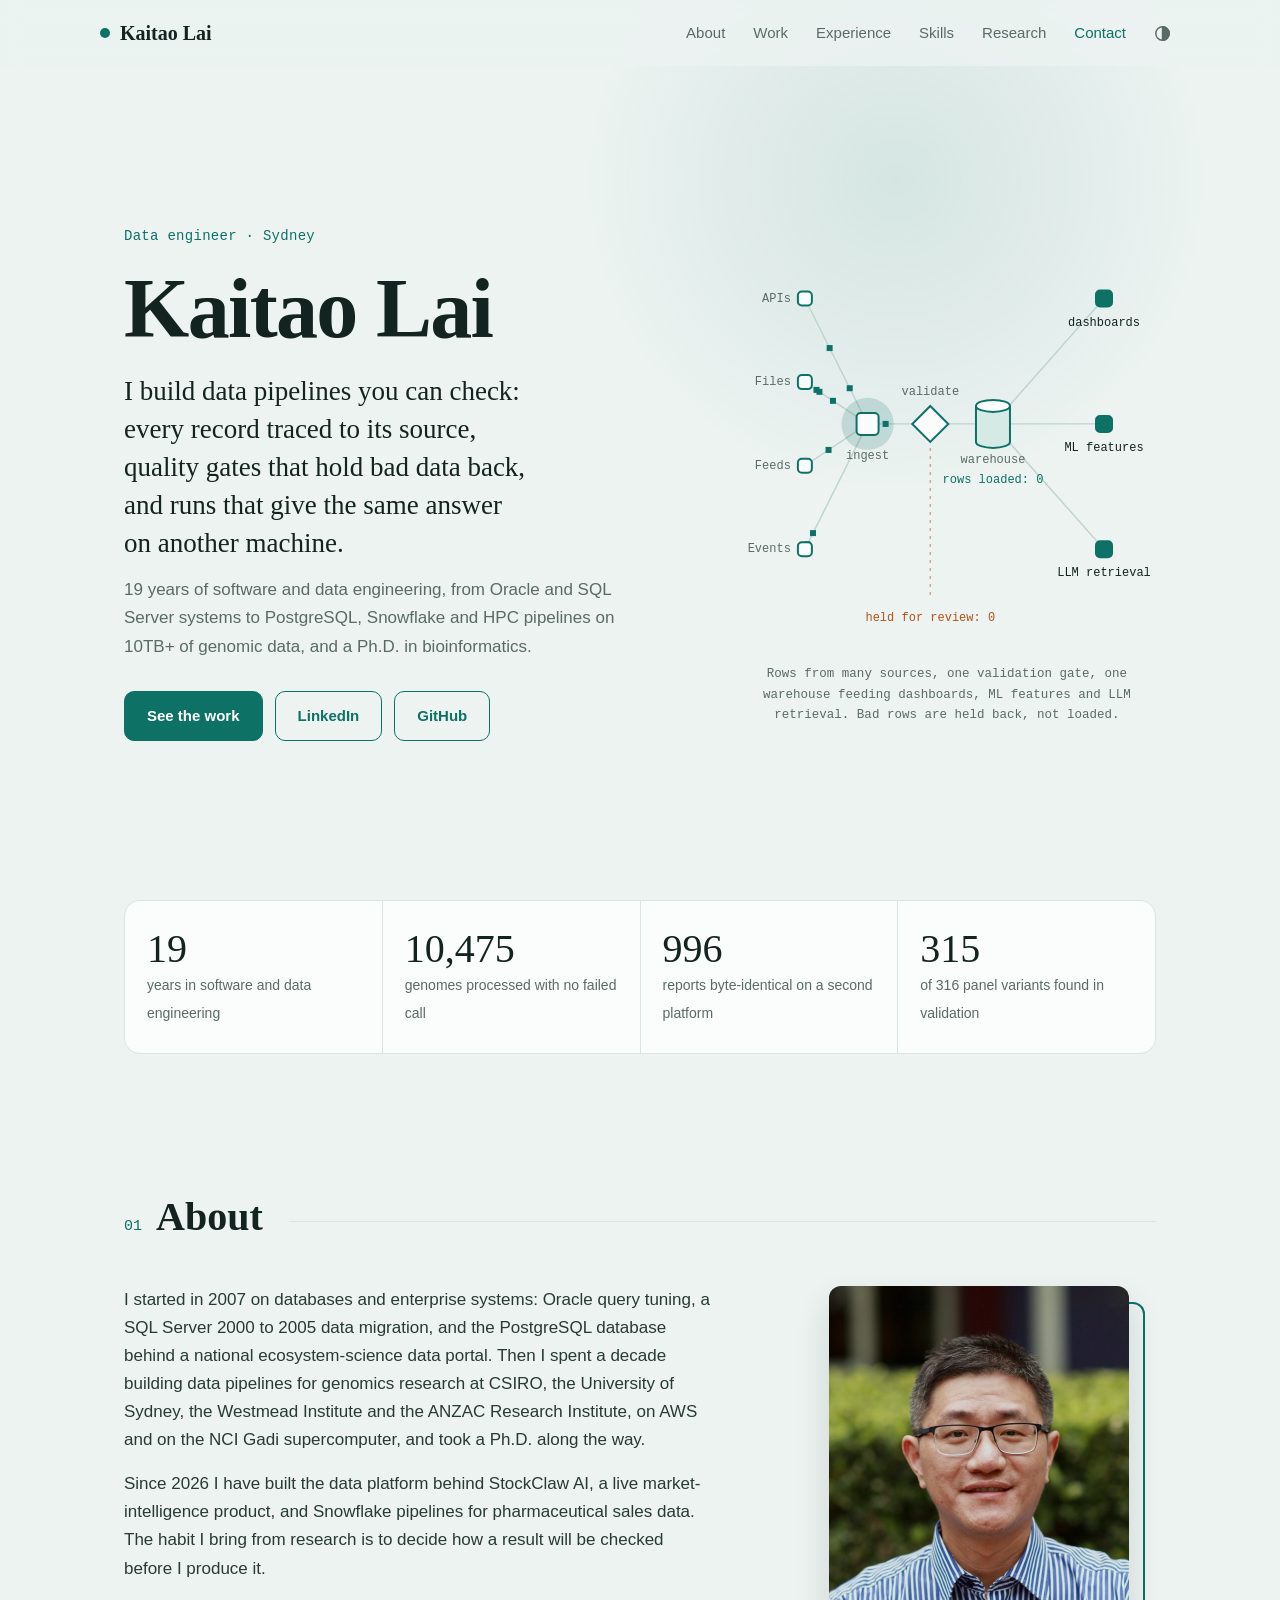
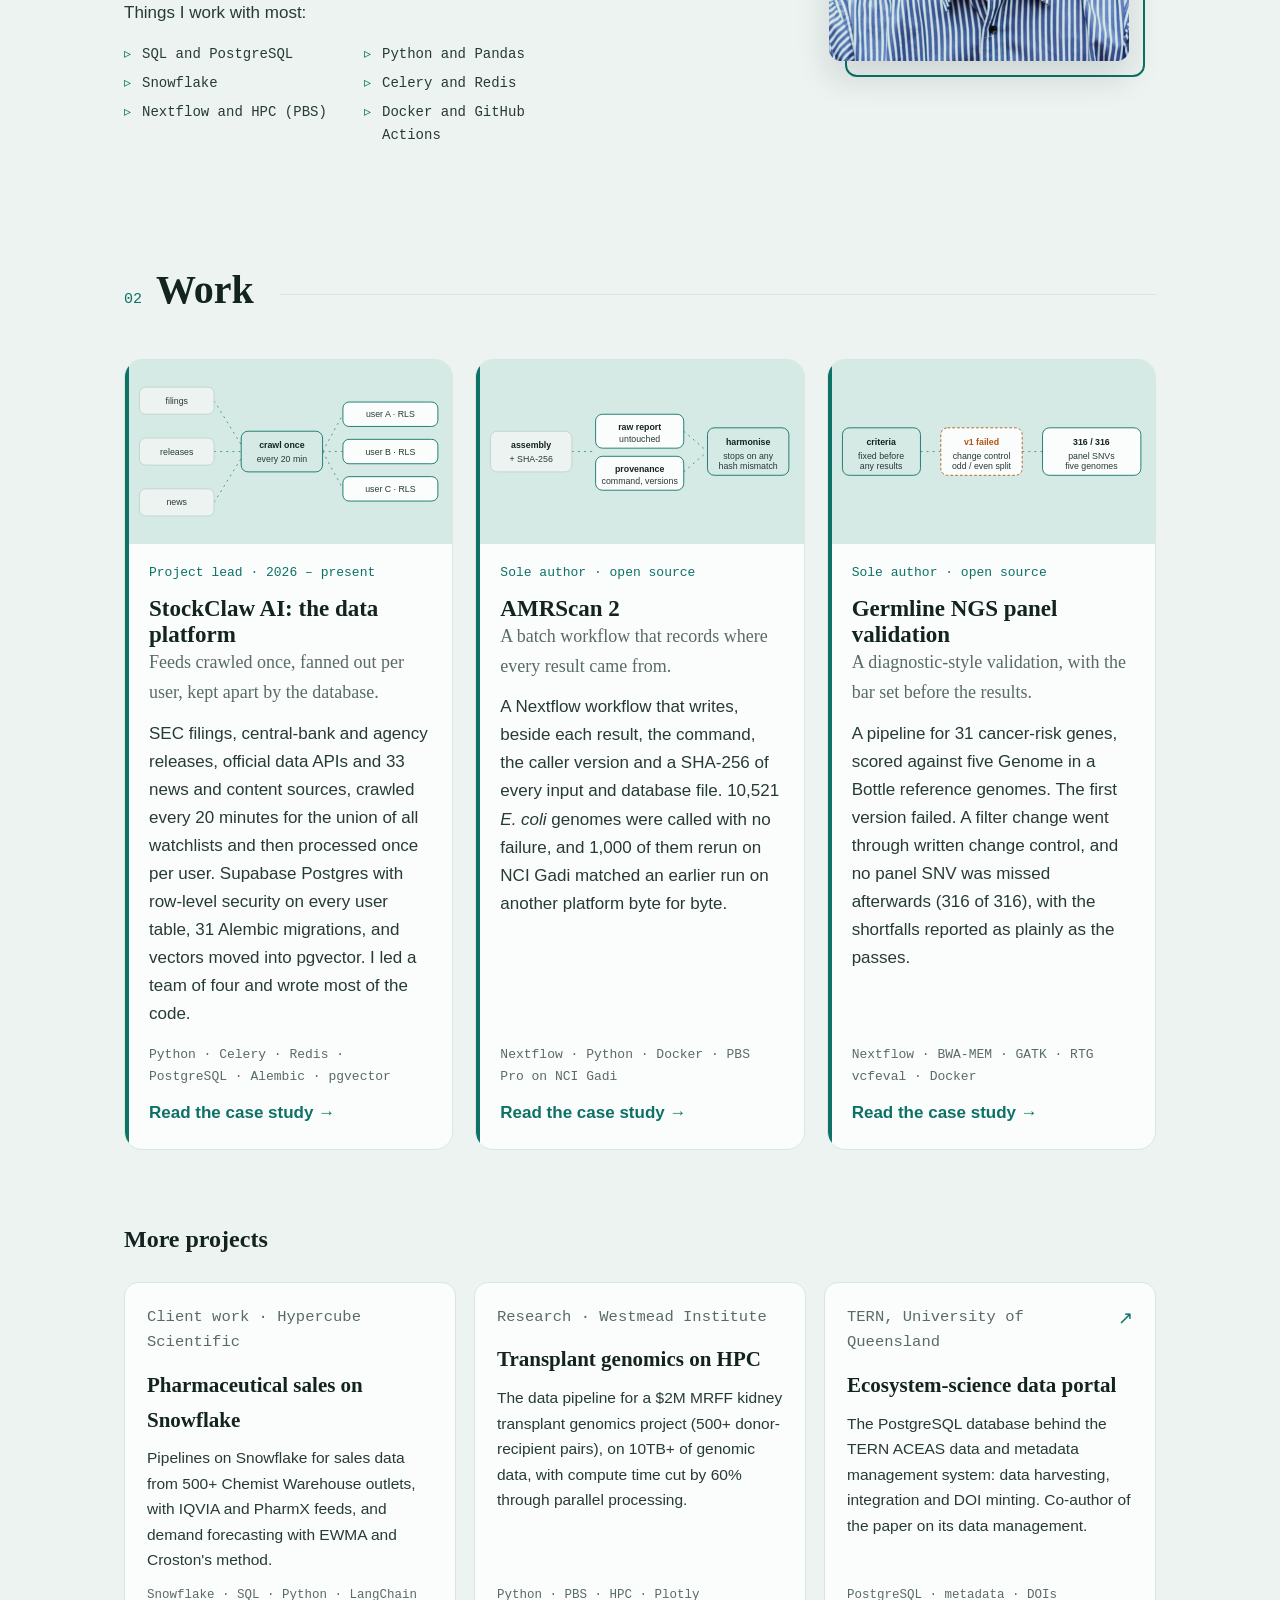
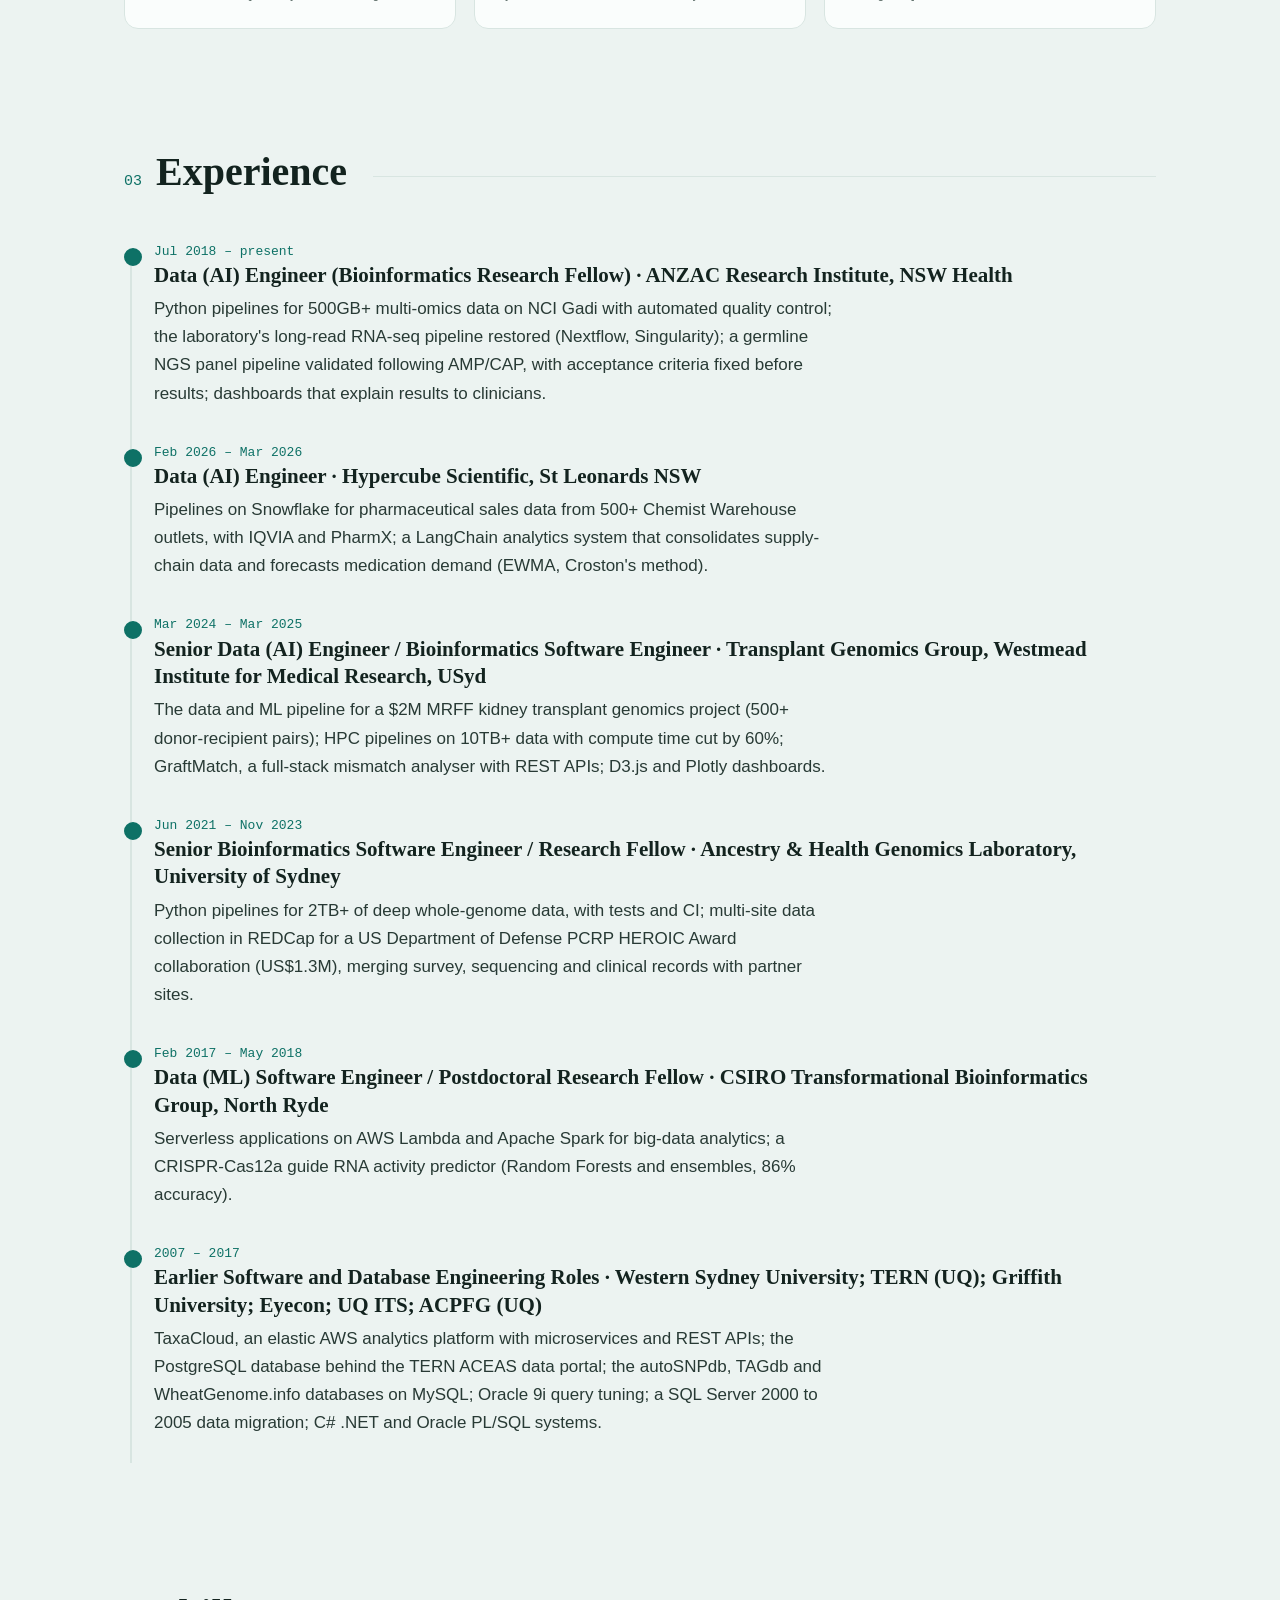
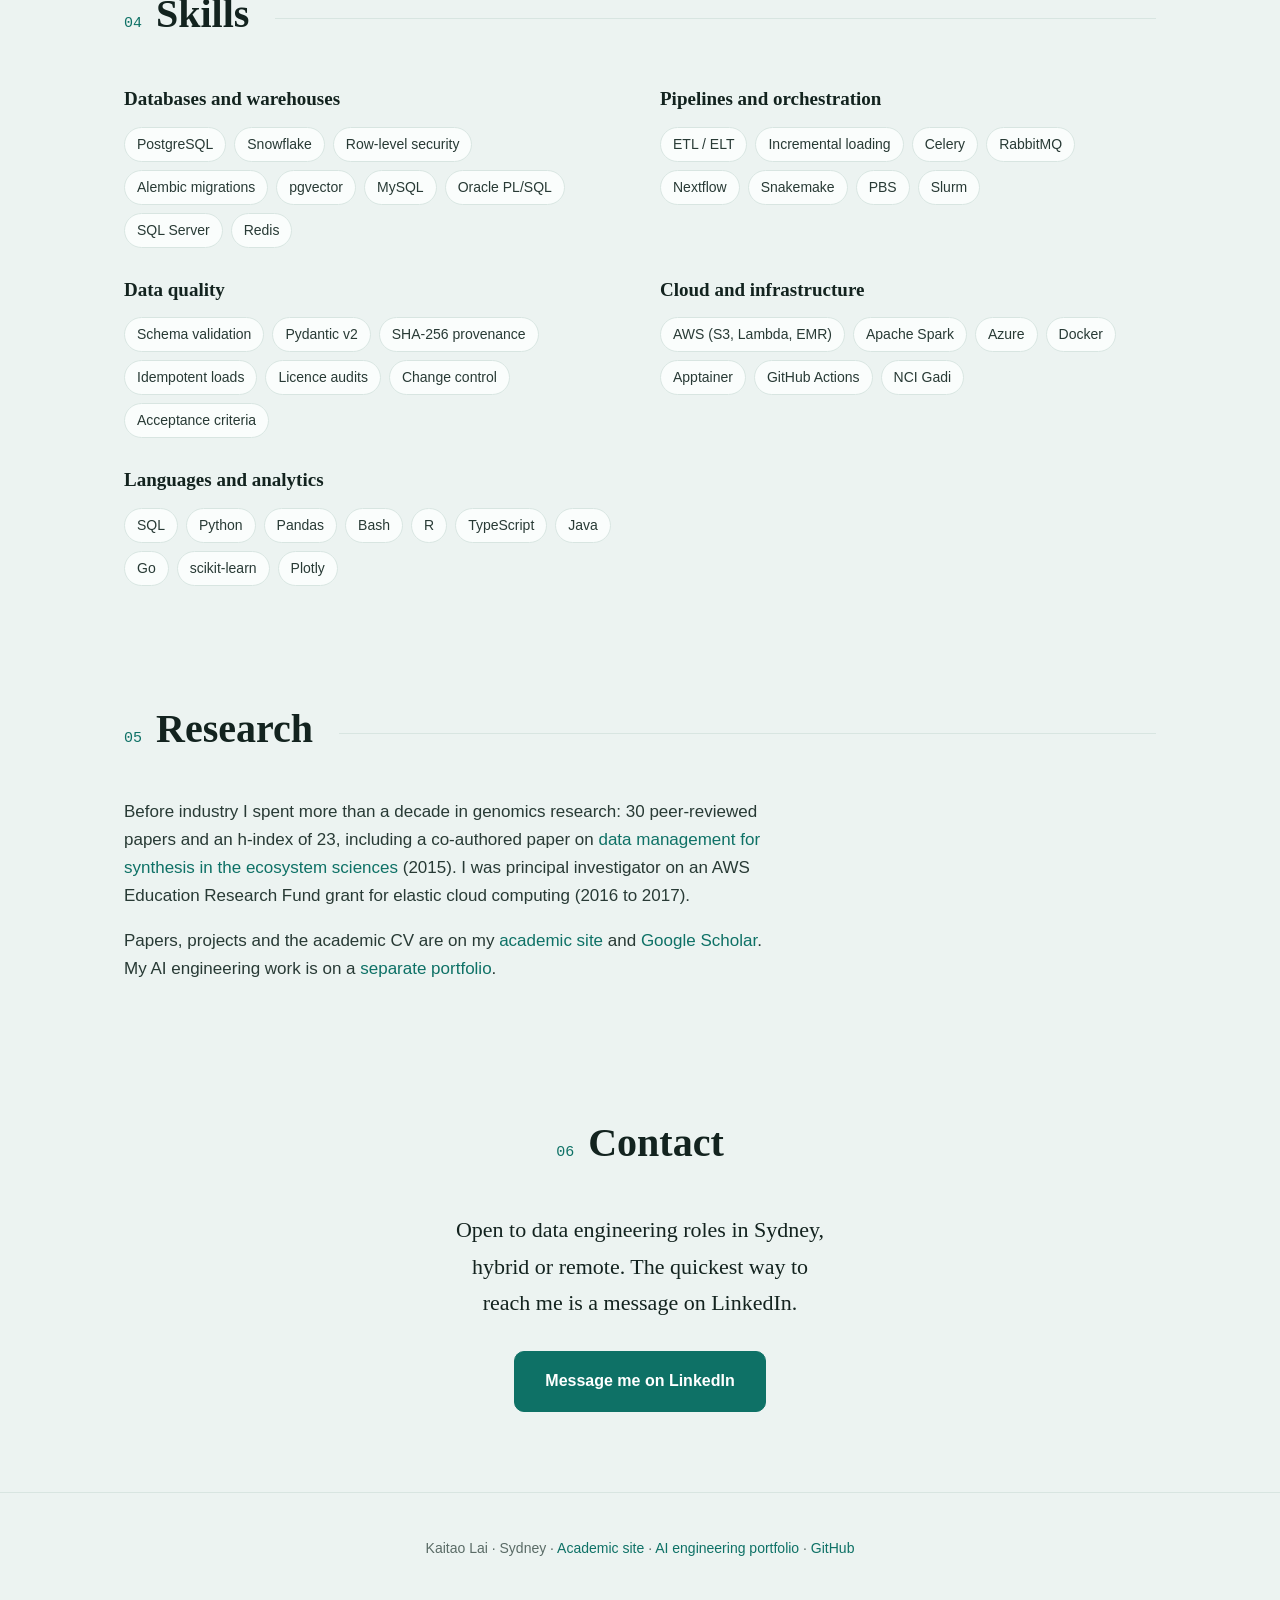
<file: index.html>
<!doctype html>
<html lang="en">
<head>
<meta charset="utf-8">
<meta name="viewport" content="width=device-width, initial-scale=1">
<title>Kaitao Lai | Data engineer</title>
<meta name="description" content="Kaitao Lai, data engineer in Sydney: ingestion pipelines, PostgreSQL and Snowflake, reproducible batch workflows, and data quality checks that run before the data lands.">
<script>(function(){var p='system';try{p=localStorage.getItem('theme')||'system'}catch(e){}if(p!=='light'&&p!=='dark')p='system';var d=p==='dark'||(p==='system'&&window.matchMedia&&matchMedia('(prefers-color-scheme: dark)').matches);var r=document.documentElement;r.setAttribute('data-pref',p);r.setAttribute('data-theme',d?'dark':'light')})();</script>
<link rel="stylesheet" href="assets/css/style.css?v=9">
</head>
<body>

<div class="spotlight" aria-hidden="true"></div>

<header class="nav" id="nav">
  <a class="brand" href="#top"><span class="dot"></span>Kaitao Lai</a>
  <button class="menu-btn" id="menuBtn" aria-label="Menu" aria-expanded="false"><span></span><span></span></button>
  <nav id="menu">
    <a href="#about">About</a>
    <a href="#work">Work</a>
    <a href="#experience">Experience</a>
    <a href="#skills">Skills</a>
    <a href="#research">Research</a>
    <a href="#contact">Contact</a>
  </nav>
  <button class="theme-btn" id="themeBtn" type="button" aria-label="Colour theme: system" title="Colour theme: system">
    <svg class="i-system" viewBox="0 0 24 24" fill="none" stroke="currentColor" stroke-width="1.8" aria-hidden="true"><circle cx="12" cy="12" r="8.5"/><path d="M12 3.5a8.5 8.5 0 0 1 0 17z" fill="currentColor"/></svg>
    <svg class="i-light" viewBox="0 0 24 24" fill="none" stroke="currentColor" stroke-width="1.8" stroke-linecap="round" aria-hidden="true"><circle cx="12" cy="12" r="4"/><path d="M12 2.5v2.2M12 19.3v2.2M2.5 12h2.2M19.3 12h2.2M5.3 5.3l1.6 1.6M17.1 17.1l1.6 1.6M5.3 18.7l1.6-1.6M17.1 6.9l1.6-1.6"/></svg>
    <svg class="i-dark" viewBox="0 0 24 24" fill="none" stroke="currentColor" stroke-width="1.8" stroke-linejoin="round" aria-hidden="true"><path d="M20 14.5A8 8 0 0 1 9.5 4a8 8 0 1 0 10.5 10.5z"/></svg>
  </button>
</header>

<main id="top">

  <!-- Hero -->
  <section class="hero">
    <div class="hero-text">
      <p class="eyebrow load" style="--i:0">Data engineer · Sydney</p>
      <h1 class="load" style="--i:1">Kaitao Lai</h1>
      <p class="lede load" style="--i:2">I build data pipelines you can check: every record traced to its source, quality gates that hold bad data back, and runs that give the same answer on another machine.</p>
      <p class="sub load" style="--i:3">19 years of software and data engineering, from Oracle and SQL Server systems to PostgreSQL, Snowflake and HPC pipelines on 10TB+ of genomic data, and a Ph.D. in bioinformatics.</p>
      <div class="hero-cta load" style="--i:4">
        <a class="btn" href="#work">See the work</a>
        <a class="btn ghost" href="https://www.linkedin.com/in/kaitaolai/">LinkedIn</a>
        <a class="btn ghost" href="https://github.com/taowis">GitHub</a>
      </div>
    </div>
    <div class="hero-art load" style="--i:2" aria-hidden="true">
      <canvas id="graph"></canvas>
      <p class="art-label">Rows from many sources, one validation gate, one warehouse feeding dashboards, ML features and LLM retrieval. Bad rows are held back, not loaded.</p>
    </div>
  </section>

  <!-- Numbers -->
  <section class="stats reveal">
    <div class="stat"><span class="num" data-to="19">0</span><span class="lbl">years in software and data engineering</span></div>
    <div class="stat"><span class="num" data-to="10521">0</span><span class="lbl">genomes processed with no failed call</span></div>
    <div class="stat"><span class="num" data-to="1000">0</span><span class="lbl">reports byte-identical on a second platform</span></div>
    <div class="stat"><span class="num" data-to="316">0</span><span class="lbl">of 316 panel variants found in validation</span></div>
  </section>

  <!-- About -->
  <section id="about" class="block">
    <h2 class="sec-title reveal"><span class="sec-num">01</span>About</h2>
    <div class="about">
      <div class="about-text reveal">
        <p>I started in 2007 on databases and enterprise systems: Oracle query tuning, a SQL Server 2000 to 2005 data migration, and the PostgreSQL database behind a national ecosystem-science data portal. Then I spent a decade building data pipelines for genomics research at CSIRO, the University of Sydney, the Westmead Institute and the ANZAC Research Institute, on AWS and on the NCI Gadi supercomputer, and took a Ph.D. along the way.</p>
        <p>Since 2026 I have built the data platform behind StockClaw AI, a live market-intelligence product, and Snowflake pipelines for pharmaceutical sales data. The habit I bring from research is to decide how a result will be checked before I produce it.</p>
        <p>Things I work with most:</p>
        <ul class="about-list">
          <li>SQL and PostgreSQL</li><li>Python and Pandas</li>
          <li>Snowflake</li><li>Celery and Redis</li>
          <li>Nextflow and HPC (PBS)</li><li>Docker and GitHub Actions</li>
        </ul>
      </div>
      <div class="portrait reveal">
        <div class="portrait-frame">
          <img src="assets/img/kaitao.jpg" alt="Kaitao Lai" width="600" height="900">
        </div>
      </div>
    </div>
  </section>

  <!-- Featured work -->
  <section id="work" class="block">
    <h2 class="sec-title reveal"><span class="sec-num">02</span>Work</h2>

    <div class="features three">
      <a class="feature reveal" href="stockclaw/">
        <div class="media">
          <svg viewBox="0 0 480 270" role="img" aria-label="Feeds are crawled once every 20 minutes, then fanned out to one task per user, which writes signals into Postgres behind row-level security.">
            <rect width="480" height="270" fill="var(--accent-soft)"/>
            <g class="edge"><path d="M130 60 L170 125"/><path d="M130 135 L170 135"/><path d="M130 210 L170 145"/><path d="M290 135 L320 80"/><path d="M290 135 L320 135"/><path d="M290 135 L320 190"/></g>
            <g class="box">
              <rect x="20" y="40" width="110" height="40" rx="9"/><text x="75" y="61">filings</text>
              <rect x="20" y="115" width="110" height="40" rx="9"/><text x="75" y="136">releases</text>
              <rect x="20" y="190" width="110" height="40" rx="9"/><text x="75" y="211">news</text>
            </g>
            <g class="box key"><rect x="170" y="105" width="120" height="60" rx="10"/><text x="230" y="127" class="b">crawl once</text><text x="230" y="147">every 20 min</text></g>
            <g class="box agent">
              <rect x="320" y="62" width="140" height="36" rx="9"/><text x="390" y="81">user A · RLS</text>
              <rect x="320" y="117" width="140" height="36" rx="9"/><text x="390" y="136">user B · RLS</text>
              <rect x="320" y="172" width="140" height="36" rx="9"/><text x="390" y="191">user C · RLS</text>
            </g>
          </svg>
        </div>
        <p class="kicker">Project lead · 2026 – present</p>
        <h3>StockClaw AI: the data platform</h3>
        <p class="tagline">Feeds crawled once, fanned out per user, kept apart by the database.</p>
        <p>SEC filings, central-bank and agency releases, official data APIs and 33 news and content sources, crawled every 20 minutes for the union of all watchlists and then processed once per user. Supabase Postgres with row-level security on every user table, 31 Alembic migrations, and vectors moved into pgvector. I led a team of four and wrote most of the code.</p>
        <p class="tech">Python · Celery · Redis · PostgreSQL · Alembic · pgvector</p>
        <p class="more">Read the case study <span>→</span></p>
      </a>

      <a class="feature reveal" href="amrscan/">
        <div class="media">
          <svg viewBox="0 0 480 270" role="img" aria-label="Each sample's raw result is written next to a provenance record with the command, the caller version and SHA-256 hashes of every input and database file; harmonising stops if any hash does not match.">
            <rect width="480" height="270" fill="var(--accent-soft)"/>
            <g class="edge"><path d="M140 135 L175 135"/><path d="M305 105 L340 135"/><path d="M305 165 L340 135"/></g>
            <g class="box"><rect x="20" y="105" width="120" height="60" rx="10"/><text x="80" y="127" class="b">assembly</text><text x="80" y="147">+ SHA-256</text></g>
            <g class="box agent"><rect x="175" y="80" width="130" height="50" rx="10"/><text x="240" y="100" class="b">raw report</text><text x="240" y="118">untouched</text>
              <rect x="175" y="142" width="130" height="50" rx="10"/><text x="240" y="162" class="b">provenance</text><text x="240" y="180">command, versions</text></g>
            <g class="box key"><rect x="340" y="100" width="120" height="70" rx="10"/><text x="400" y="122" class="b">harmonise</text><text x="400" y="142">stops on any</text><text x="400" y="158">hash mismatch</text></g>
          </svg>
        </div>
        <p class="kicker">Sole author · open source</p>
        <h3>AMRScan 2</h3>
        <p class="tagline">A batch workflow that records where every result came from.</p>
        <p>A Nextflow workflow that writes, beside each result, the command, the caller version and a SHA-256 of every input and database file. 10,521 <i>E. coli</i> genomes were called with no failure, and 1,000 of them rerun on NCI Gadi matched an earlier run on another platform byte for byte.</p>
        <p class="tech">Nextflow · Python · Docker · PBS Pro on NCI Gadi</p>
        <p class="more">Read the case study <span>→</span></p>
      </a>

      <a class="feature reveal" href="ngs-panel/">
        <div class="media">
          <svg viewBox="0 0 480 270" role="img" aria-label="Acceptance criteria were fixed first, then the pipeline was scored against reference genomes; the first version failed, a filter change went through change control, and the result was 316 of 316 panel SNVs found.">
            <rect width="480" height="270" fill="var(--accent-soft)"/>
            <g class="edge"><path d="M135 135 L165 135"/><path d="M285 135 L315 135"/></g>
            <g class="box key"><rect x="20" y="100" width="115" height="70" rx="10"/><text x="77" y="122" class="b">criteria</text><text x="77" y="142">fixed before</text><text x="77" y="158">any results</text></g>
            <g class="box warn"><rect x="165" y="100" width="120" height="70" rx="10"/><text x="225" y="122" class="b">v1 failed</text><text x="225" y="142">change control</text><text x="225" y="158">odd / even split</text></g>
            <g class="box agent"><rect x="315" y="100" width="145" height="70" rx="10"/><text x="387" y="122" class="b">316 / 316</text><text x="387" y="142">panel SNVs</text><text x="387" y="158">five genomes</text></g>
          </svg>
        </div>
        <p class="kicker">Sole author · open source</p>
        <h3>Germline NGS panel validation</h3>
        <p class="tagline">A diagnostic-style validation, with the bar set before the results.</p>
        <p>A pipeline for 31 cancer-risk genes, scored against five Genome in a Bottle reference genomes. The first version failed. A filter change went through written change control, and no panel SNV was missed afterwards (316 of 316), with the shortfalls reported as plainly as the passes.</p>
        <p class="tech">Nextflow · BWA-MEM · GATK · RTG vcfeval · Docker</p>
        <p class="more">Read the case study <span>→</span></p>
      </a>
    </div>

    <h3 class="sub-title reveal">More projects</h3>
    <div class="cards">
      <div class="card reveal">
        <p class="card-top"><span>Client work · Hypercube Scientific</span></p>
        <h4>Pharmaceutical sales on Snowflake</h4>
        <p>Pipelines on Snowflake for sales data from 500+ Chemist Warehouse outlets, with IQVIA and PharmX feeds, and demand forecasting with EWMA and Croston's method.</p>
        <p class="tech">Snowflake · SQL · Python · LangChain</p>
      </div>
      <div class="card reveal">
        <p class="card-top"><span>Research · Westmead Institute</span></p>
        <h4>Transplant genomics on HPC</h4>
        <p>The data pipeline for a $2M MRFF kidney transplant genomics project (500+ donor-recipient pairs), on 10TB+ of genomic data, with compute time cut by 60% through parallel processing.</p>
        <p class="tech">Python · PBS · HPC · Plotly</p>
      </div>
      <a class="card reveal" href="https://doi.org/10.1016/j.scitotenv.2015.03.092">
        <p class="card-top"><span>TERN, University of Queensland</span><span class="arrow">↗</span></p>
        <h4>Ecosystem-science data portal</h4>
        <p>The PostgreSQL database behind the TERN ACEAS data and metadata management system: data harvesting, integration and DOI minting. Co-author of the paper on its data management.</p>
        <p class="tech">PostgreSQL · metadata · DOIs</p>
      </a>
    </div>
  </section>

  <!-- Experience -->
  <section id="experience" class="block">
    <h2 class="sec-title reveal"><span class="sec-num">03</span>Experience</h2>
    <ol class="timeline">
      <li class="reveal">
        <p class="when">Jul 2018 – present</p>
        <h3>Data (AI) Engineer (Bioinformatics Research Fellow) · ANZAC Research Institute, NSW Health</h3>
        <p>Python pipelines for 500GB+ multi-omics data on NCI Gadi with automated quality control; the laboratory's long-read RNA-seq pipeline restored (Nextflow, Singularity); a germline NGS panel pipeline validated following AMP/CAP, with acceptance criteria fixed before results; dashboards that explain results to clinicians.</p>
      </li>
      <li class="reveal">
        <p class="when">Feb 2026 – Mar 2026</p>
        <h3>Data (AI) Engineer · Hypercube Scientific, St Leonards NSW</h3>
        <p>Pipelines on Snowflake for pharmaceutical sales data from 500+ Chemist Warehouse outlets, with IQVIA and PharmX; a LangChain analytics system that consolidates supply-chain data and forecasts medication demand (EWMA, Croston's method).</p>
      </li>
      <li class="reveal">
        <p class="when">Mar 2024 – Mar 2025</p>
        <h3>Senior Data (AI) Engineer / Bioinformatics Software Engineer · Transplant Genomics Group, Westmead Institute for Medical Research, USyd</h3>
        <p>The data and ML pipeline for a $2M MRFF kidney transplant genomics project (500+ donor-recipient pairs); HPC pipelines on 10TB+ data with compute time cut by 60%; GraftMatch, a full-stack mismatch analyser with REST APIs; D3.js and Plotly dashboards.</p>
      </li>
      <li class="reveal">
        <p class="when">Jun 2021 – Nov 2023</p>
        <h3>Senior Bioinformatics Software Engineer / Research Fellow · Ancestry &amp; Health Genomics Laboratory, University of Sydney</h3>
        <p>Python pipelines for 2TB+ of deep whole-genome data, with tests and CI; multi-site data collection in REDCap for a US Department of Defense PCRP HEROIC Award collaboration (US$1.3M), merging survey, sequencing and clinical records with partner sites.</p>
      </li>
      <li class="reveal">
        <p class="when">Feb 2017 – May 2018</p>
        <h3>Data (ML) Software Engineer / Postdoctoral Research Fellow · CSIRO Transformational Bioinformatics Group, North Ryde</h3>
        <p>Serverless applications on AWS Lambda and Apache Spark for big-data analytics; a CRISPR-Cas12a guide RNA activity predictor (Random Forests and ensembles, 86% accuracy).</p>
      </li>
      <li class="reveal">
        <p class="when">2007 – 2017</p>
        <h3>Earlier Software and Database Engineering Roles · Western Sydney University; TERN (UQ); Griffith University; Eyecon; UQ ITS; ACPFG (UQ)</h3>
        <p>TaxaCloud, an elastic AWS analytics platform with microservices and REST APIs; the PostgreSQL database behind the TERN ACEAS data portal; the autoSNPdb, TAGdb and WheatGenome.info databases on MySQL; Oracle 9i query tuning; a SQL Server 2000 to 2005 data migration; C# .NET and Oracle PL/SQL systems.</p>
      </li>
    </ol>
  </section>

  <!-- Skills -->
  <section id="skills" class="block">
    <h2 class="sec-title reveal"><span class="sec-num">04</span>Skills</h2>
    <div class="skills">
      <div class="skill-group reveal">
        <h3>Databases and warehouses</h3>
        <p class="chips"><span>PostgreSQL</span><span>Snowflake</span><span>Row-level security</span><span>Alembic migrations</span><span>pgvector</span><span>MySQL</span><span>Oracle PL/SQL</span><span>SQL Server</span><span>Redis</span></p>
      </div>
      <div class="skill-group reveal">
        <h3>Pipelines and orchestration</h3>
        <p class="chips"><span>ETL / ELT</span><span>Incremental loading</span><span>Celery</span><span>RabbitMQ</span><span>Nextflow</span><span>Snakemake</span><span>PBS</span><span>Slurm</span></p>
      </div>
      <div class="skill-group reveal">
        <h3>Data quality</h3>
        <p class="chips"><span>Schema validation</span><span>Pydantic v2</span><span>SHA-256 provenance</span><span>Idempotent loads</span><span>Licence audits</span><span>Change control</span><span>Acceptance criteria</span></p>
      </div>
      <div class="skill-group reveal">
        <h3>Cloud and infrastructure</h3>
        <p class="chips"><span>AWS (S3, Lambda, EMR)</span><span>Apache Spark</span><span>Azure</span><span>Docker</span><span>Apptainer</span><span>GitHub Actions</span><span>NCI Gadi</span></p>
      </div>
      <div class="skill-group reveal">
        <h3>Languages and analytics</h3>
        <p class="chips"><span>SQL</span><span>Python</span><span>Pandas</span><span>Bash</span><span>R</span><span>TypeScript</span><span>Java</span><span>Go</span><span>scikit-learn</span><span>Plotly</span></p>
      </div>
    </div>
  </section>

  <!-- Research -->
  <section id="research" class="block">
    <h2 class="sec-title reveal"><span class="sec-num">05</span>Research</h2>
    <div class="research reveal">
      <p>Before industry I spent more than a decade in genomics research: 30 peer-reviewed papers and an h-index of 23, including a co-authored paper on <a href="https://doi.org/10.1016/j.scitotenv.2015.03.092">data management for synthesis in the ecosystem sciences</a> (2015). I was principal investigator on an AWS Education Research Fund grant for elastic cloud computing (2016 to 2017).</p>
      <p>Papers, projects and the academic CV are on my <a href="https://kaitaolai.github.io/">academic site</a> and <a href="https://scholar.google.com/citations?user=ewQhhiMAAAAJ&hl=en">Google Scholar</a>. My AI engineering work is on a <a href="https://kaitaolai.github.io/ai/">separate portfolio</a>.</p>
    </div>
  </section>

  <!-- Contact -->
  <section id="contact" class="block contact reveal">
    <h2 class="sec-title"><span class="sec-num">06</span>Contact</h2>
    <p class="contact-line">Open to data engineering roles in Sydney, hybrid or remote. The quickest way to reach me is a message on LinkedIn.</p>
    <a class="btn big" href="https://www.linkedin.com/in/kaitaolai/">Message me on LinkedIn</a>
  </section>

</main>

<footer class="foot">
  <p>Kaitao Lai · Sydney · <a href="https://kaitaolai.github.io/">Academic site</a> · <a href="https://kaitaolai.github.io/ai/">AI engineering portfolio</a> · <a href="https://github.com/taowis">GitHub</a></p>
</footer>

<script src="assets/js/main.js?v=9"></script>
</body>
</html>
</file>
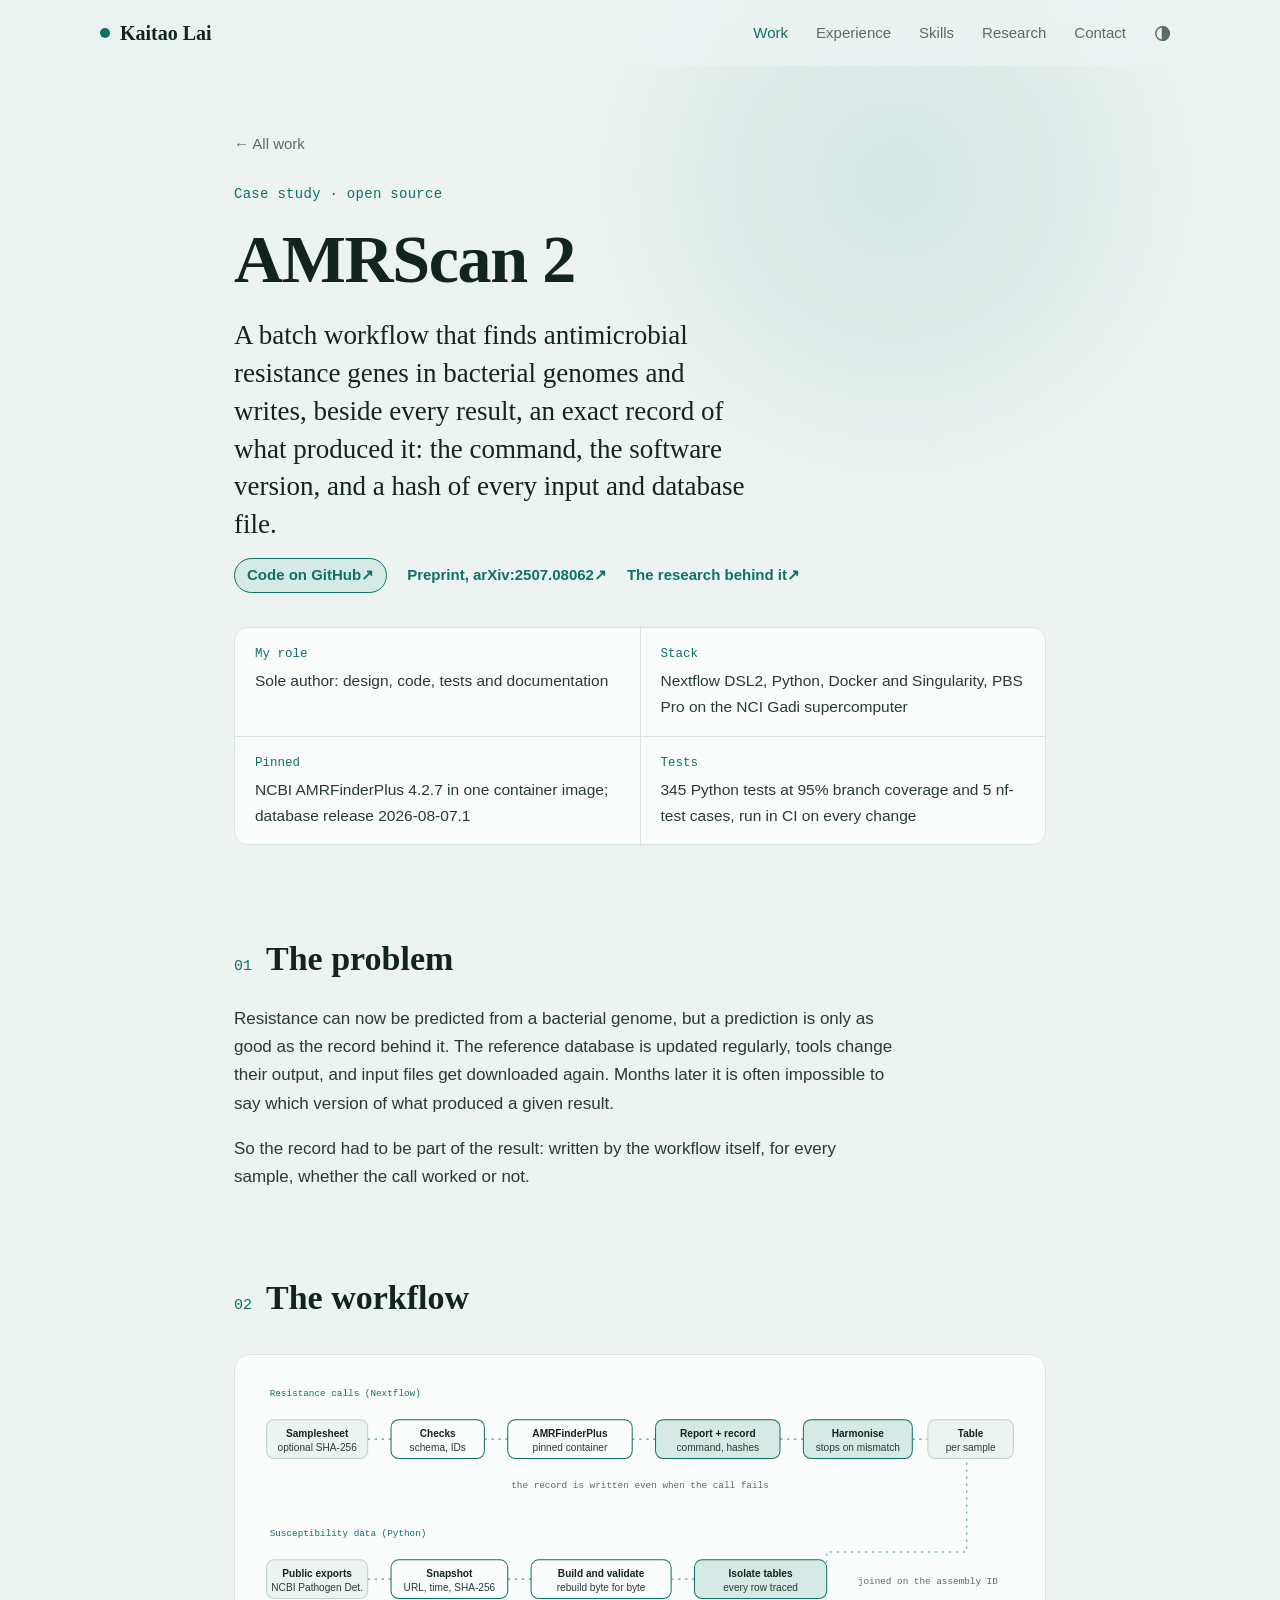
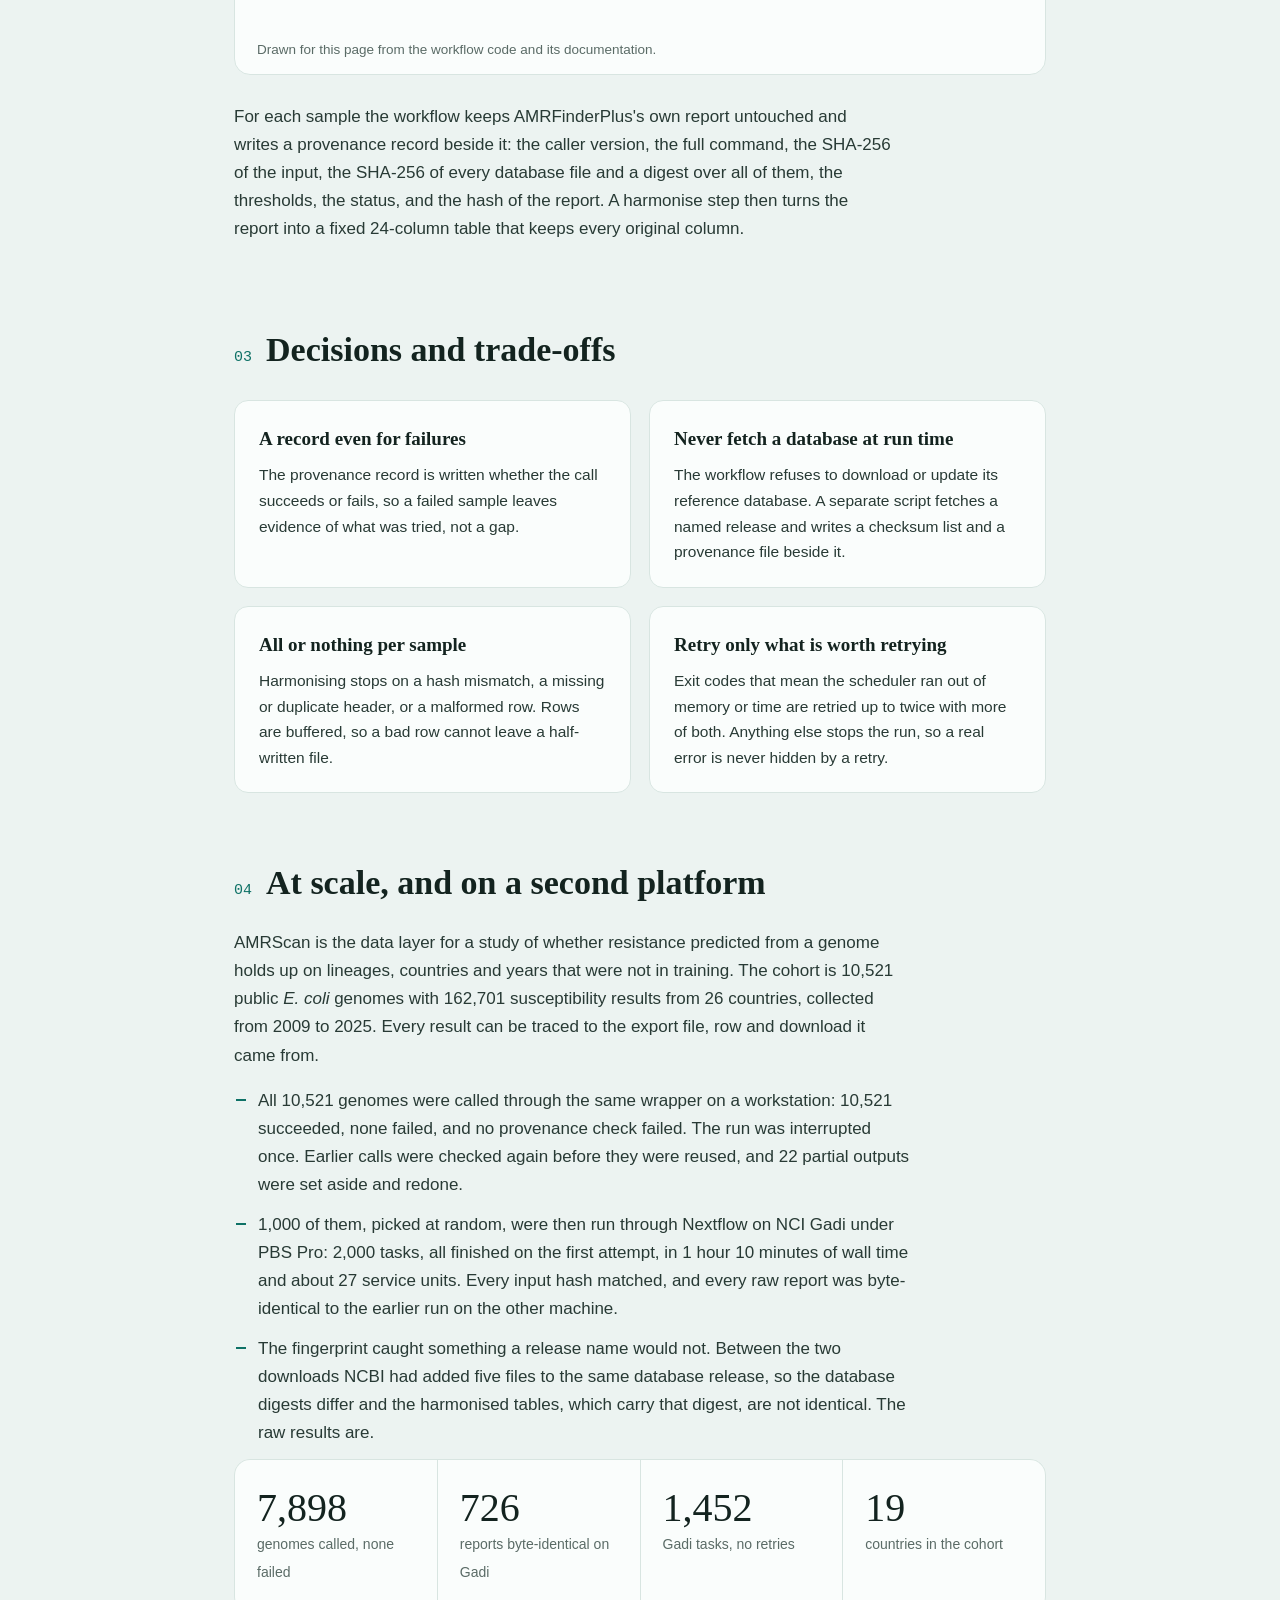
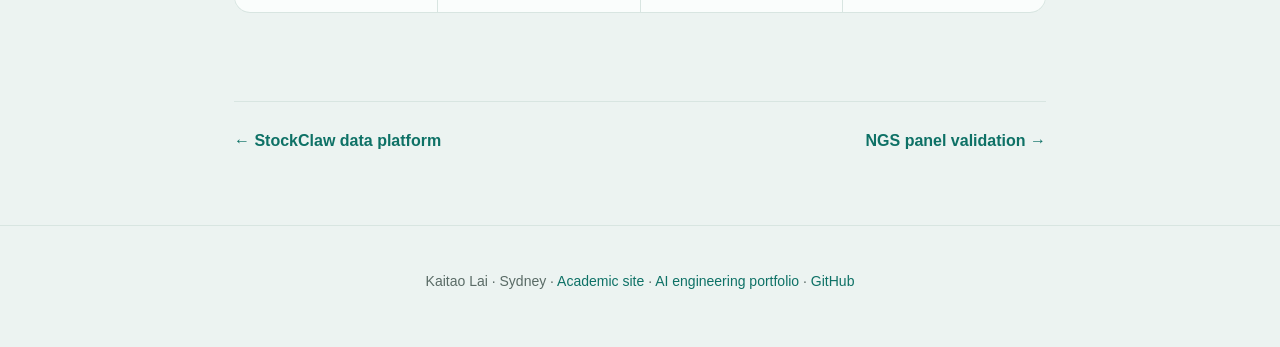
<file: amrscan/index.html>
<!doctype html>
<html lang="en">
<head>
<meta charset="utf-8">
<meta name="viewport" content="width=device-width, initial-scale=1">
<title>AMRScan 2 | Kaitao Lai</title>
<meta name="description" content="Case study: AMRScan 2, a Nextflow batch workflow that writes a provenance record beside every result, run on 10,521 genomes and reproduced byte for byte on NCI Gadi.">
<script>(function(){var p='system';try{p=localStorage.getItem('theme')||'system'}catch(e){}if(p!=='light'&&p!=='dark')p='system';var d=p==='dark'||(p==='system'&&window.matchMedia&&matchMedia('(prefers-color-scheme: dark)').matches);var r=document.documentElement;r.setAttribute('data-pref',p);r.setAttribute('data-theme',d?'dark':'light')})();</script>
<link rel="stylesheet" href="../assets/css/style.css?v=9">
</head>
<body class="case">

<div class="spotlight" aria-hidden="true"></div>

<header class="nav" id="nav">
  <a class="brand" href="../"><span class="dot"></span>Kaitao Lai</a>
  <button class="menu-btn" id="menuBtn" aria-label="Menu" aria-expanded="false"><span></span><span></span></button>
  <nav id="menu">
    <a class="active" href="../#work">Work</a>
    <a href="../#experience">Experience</a>
    <a href="../#skills">Skills</a>
    <a href="../#research">Research</a>
    <a href="../#contact">Contact</a>
  </nav>
  <button class="theme-btn" id="themeBtn" type="button" aria-label="Colour theme: system" title="Colour theme: system">
    <svg class="i-system" viewBox="0 0 24 24" fill="none" stroke="currentColor" stroke-width="1.8" aria-hidden="true"><circle cx="12" cy="12" r="8.5"/><path d="M12 3.5a8.5 8.5 0 0 1 0 17z" fill="currentColor"/></svg>
    <svg class="i-light" viewBox="0 0 24 24" fill="none" stroke="currentColor" stroke-width="1.8" stroke-linecap="round" aria-hidden="true"><circle cx="12" cy="12" r="4"/><path d="M12 2.5v2.2M12 19.3v2.2M2.5 12h2.2M19.3 12h2.2M5.3 5.3l1.6 1.6M17.1 17.1l1.6 1.6M5.3 18.7l1.6-1.6M17.1 6.9l1.6-1.6"/></svg>
    <svg class="i-dark" viewBox="0 0 24 24" fill="none" stroke="currentColor" stroke-width="1.8" stroke-linejoin="round" aria-hidden="true"><path d="M20 14.5A8 8 0 0 1 9.5 4a8 8 0 1 0 10.5 10.5z"/></svg>
  </button>
</header>

<main>

  <section class="case-hero">
    <a class="back load" style="--i:0" href="../#work"><span>←</span> All work</a>
    <p class="eyebrow load" style="--i:1">Case study · open source</p>
    <h1 class="load" style="--i:2">AMRScan 2</h1>
    <p class="lede load" style="--i:3">A batch workflow that finds antimicrobial resistance genes in bacterial genomes and writes, beside every result, an exact record of what produced it: the command, the software version, and a hash of every input and database file.</p>
    <p class="links load" style="--i:4"><a class="primary" href="https://github.com/taowis/amrscan">Code on GitHub</a><a href="https://arxiv.org/abs/2507.08062">Preprint, arXiv:2507.08062</a><a href="https://kaitaolai.github.io/projects/5_amrscan/">The research behind it</a></p>

    <dl class="meta load" style="--i:5">
      <div><dt>My role</dt><dd>Sole author: design, code, tests and documentation</dd></div>
      <div><dt>Stack</dt><dd>Nextflow DSL2, Python, Docker and Singularity, PBS Pro on the NCI Gadi supercomputer</dd></div>
      <div><dt>Pinned</dt><dd>NCBI AMRFinderPlus 4.2.7 in one container image; database release 2026-08-07.1</dd></div>
      <div><dt>Tests</dt><dd>345 Python tests at 95% branch coverage and 5 nf-test cases, run in CI on every change</dd></div>
    </dl>
  </section>

  <section class="case-sec reveal">
    <h2><span class="sec-num">01</span>The problem</h2>
    <p>Resistance can now be predicted from a bacterial genome, but a prediction is only as good as the record behind it. The reference database is updated regularly, tools change their output, and input files get downloaded again. Months later it is often impossible to say which version of what produced a given result.</p>
    <p>So the record had to be part of the result: written by the workflow itself, for every sample, whether the call worked or not.</p>
  </section>

  <section class="case-sec reveal">
    <h2><span class="sec-num">02</span>The workflow</h2>
    <figure class="diagram">
      <div class="diagram-scroll">
      <svg viewBox="0 0 1000 330" role="img" aria-label="Calls path: a samplesheet with optional SHA-256 per row is checked against a schema; AMRFinderPlus runs in a pinned container and writes the untouched report and a provenance record; the harmonise step stops on any hash or format problem and writes one fixed-schema table per sample. Phenotype path: public susceptibility exports are downloaded, recorded in a snapshot manifest with URL, time and SHA-256, then built and validated by rebuilding byte for byte. The two meet on the assembly accession.">
        <g class="grp"><text x="24" y="26" style="text-anchor:start">Resistance calls (Nextflow)</text><text x="24" y="206" style="text-anchor:start">Susceptibility data (Python)</text></g>
        <g class="edge">
          <path d="M150 85 L180 85"/><path d="M300 85 L330 85"/><path d="M490 85 L520 85"/><path d="M680 85 L710 85"/><path d="M850 85 L870 85"/>
          <path d="M150 265 L180 265"/><path d="M330 265 L360 265"/><path d="M540 265 L570 265"/>
          <path d="M920 115 L920 230 L740 230 L740 245"/>
        </g>
        <g class="box">
          <rect x="20" y="60" width="130" height="50" rx="10"/><text x="85" y="79" class="b">Samplesheet</text><text x="85" y="97">optional SHA-256</text>
        </g>
        <g class="box agent">
          <rect x="180" y="60" width="120" height="50" rx="10"/><text x="240" y="79" class="b">Checks</text><text x="240" y="97">schema, IDs</text>
          <rect x="330" y="60" width="160" height="50" rx="10"/><text x="410" y="79" class="b">AMRFinderPlus</text><text x="410" y="97">pinned container</text>
        </g>
        <g class="box key">
          <rect x="520" y="60" width="160" height="50" rx="10"/><text x="600" y="79" class="b">Report + record</text><text x="600" y="97">command, hashes</text>
          <rect x="710" y="60" width="140" height="50" rx="10"/><text x="780" y="79" class="b">Harmonise</text><text x="780" y="97">stops on mismatch</text>
        </g>
        <g class="box">
          <rect x="870" y="60" width="110" height="50" rx="10"/><text x="925" y="79" class="b">Table</text><text x="925" y="97">per sample</text>
        </g>
        <text class="note" x="500" y="145">the record is written even when the call fails</text>

        <g class="box">
          <rect x="20" y="240" width="130" height="50" rx="10"/><text x="85" y="259" class="b">Public exports</text><text x="85" y="277">NCBI Pathogen Det.</text>
        </g>
        <g class="box agent">
          <rect x="180" y="240" width="150" height="50" rx="10"/><text x="255" y="259" class="b">Snapshot</text><text x="255" y="277">URL, time, SHA-256</text>
          <rect x="360" y="240" width="180" height="50" rx="10"/><text x="450" y="259" class="b">Build and validate</text><text x="450" y="277">rebuild byte for byte</text>
        </g>
        <g class="box key">
          <rect x="570" y="240" width="170" height="50" rx="10"/><text x="655" y="259" class="b">Isolate tables</text><text x="655" y="277">every row traced</text>
        </g>
        <text class="note" x="870" y="268">joined on the assembly ID</text>
      </svg>
      </div>
      <figcaption>Drawn for this page from the workflow code and its documentation.</figcaption>
    </figure>
    <p>For each sample the workflow keeps AMRFinderPlus's own report untouched and writes a provenance record beside it: the caller version, the full command, the SHA-256 of the input, the SHA-256 of every database file and a digest over all of them, the thresholds, the status, and the hash of the report. A harmonise step then turns the report into a fixed 24-column table that keeps every original column.</p>
  </section>

  <section class="case-sec reveal">
    <h2><span class="sec-num">03</span>Decisions and trade-offs</h2>
    <div class="decisions">
      <div class="decision reveal">
        <h3>A record even for failures</h3>
        <p>The provenance record is written whether the call succeeds or fails, so a failed sample leaves evidence of what was tried, not a gap.</p>
      </div>
      <div class="decision reveal">
        <h3>Never fetch a database at run time</h3>
        <p>The workflow refuses to download or update its reference database. A separate script fetches a named release and writes a checksum list and a provenance file beside it.</p>
      </div>
      <div class="decision reveal">
        <h3>All or nothing per sample</h3>
        <p>Harmonising stops on a hash mismatch, a missing or duplicate header, or a malformed row. Rows are buffered, so a bad row cannot leave a half-written file.</p>
      </div>
      <div class="decision reveal">
        <h3>Retry only what is worth retrying</h3>
        <p>Exit codes that mean the scheduler ran out of memory or time are retried up to twice with more of both. Anything else stops the run, so a real error is never hidden by a retry.</p>
      </div>
    </div>
  </section>

  <section class="case-sec reveal">
    <h2><span class="sec-num">04</span>At scale, and on a second platform</h2>
    <p>AMRScan is the data layer for a study of whether resistance predicted from a genome holds up on lineages, countries and years that were not in training. The cohort is 10,521 public <i>E. coli</i> genomes with 162,701 susceptibility results from 26 countries, collected from 2009 to 2025. Every result can be traced to the export file, row and download it came from.</p>
    <ul class="ticks">
      <li>All 10,521 genomes were called through the same wrapper on a workstation: 10,521 succeeded, none failed, and no provenance check failed. The run was interrupted once. Earlier calls were checked again before they were reused, and 22 partial outputs were set aside and redone.</li>
      <li>1,000 of them, picked at random, were then run through Nextflow on NCI Gadi under PBS Pro: 2,000 tasks, all finished on the first attempt, in 1 hour 10 minutes of wall time and about 27 service units. Every input hash matched, and every raw report was byte-identical to the earlier run on the other machine.</li>
      <li>The fingerprint caught something a release name would not. Between the two downloads NCBI had added five files to the same database release, so the database digests differ and the harmonised tables, which carry that digest, are not identical. The raw results are.</li>
    </ul>
    <div class="stats case-stats">
      <div class="stat"><span class="num" data-to="10521">0</span><span class="lbl">genomes called, none failed</span></div>
      <div class="stat"><span class="num" data-to="1000">0</span><span class="lbl">reports byte-identical on Gadi</span></div>
      <div class="stat"><span class="num" data-to="2000">0</span><span class="lbl">Gadi tasks, no retries</span></div>
      <div class="stat"><span class="num" data-to="26">0</span><span class="lbl">countries in the cohort</span></div>
    </div>
  </section>

  <nav class="case-next reveal">
    <a href="../stockclaw/"><span>←</span> StockClaw data platform</a>
    <a href="../ngs-panel/">NGS panel validation <span>→</span></a>
  </nav>

</main>

<footer class="foot">
  <p>Kaitao Lai · Sydney · <a href="https://kaitaolai.github.io/">Academic site</a> · <a href="https://kaitaolai.github.io/ai/">AI engineering portfolio</a> · <a href="https://github.com/taowis">GitHub</a></p>
</footer>

<script src="../assets/js/main.js?v=9"></script>
</body>
</html>
</file>
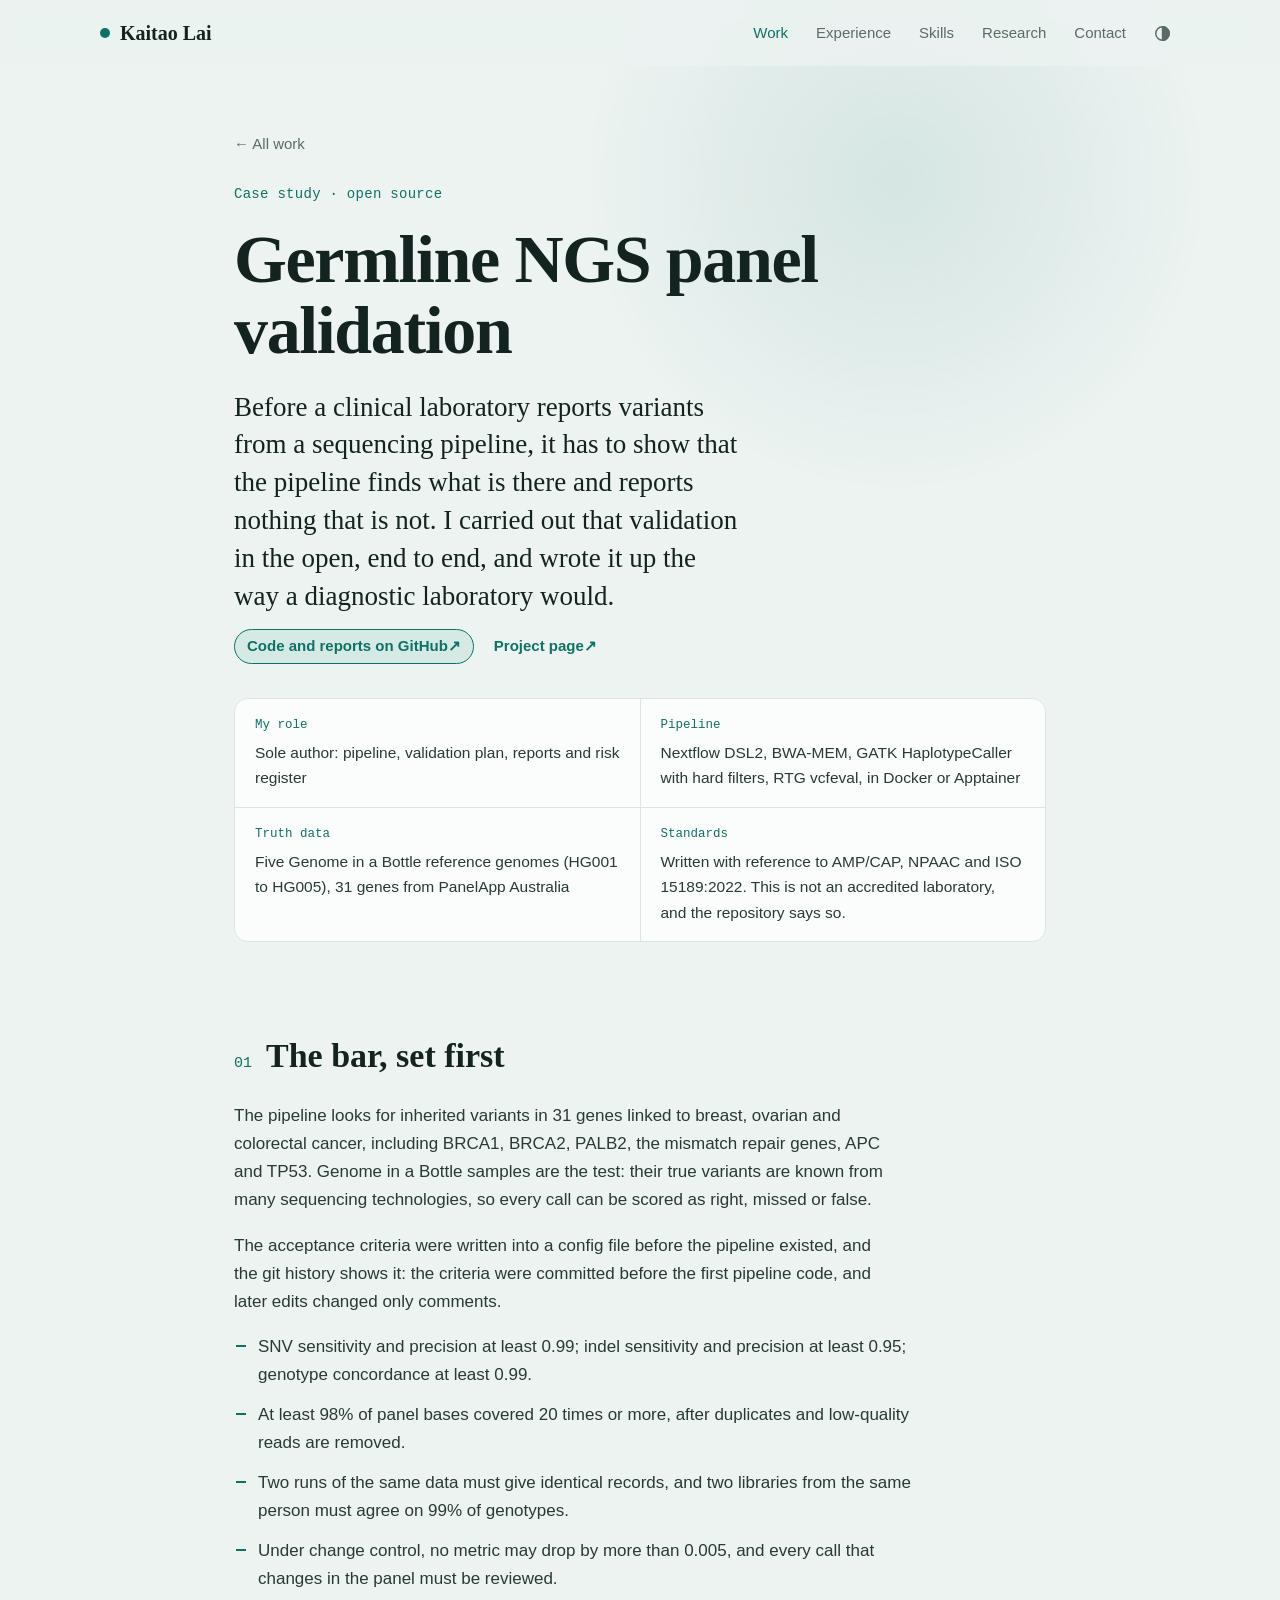
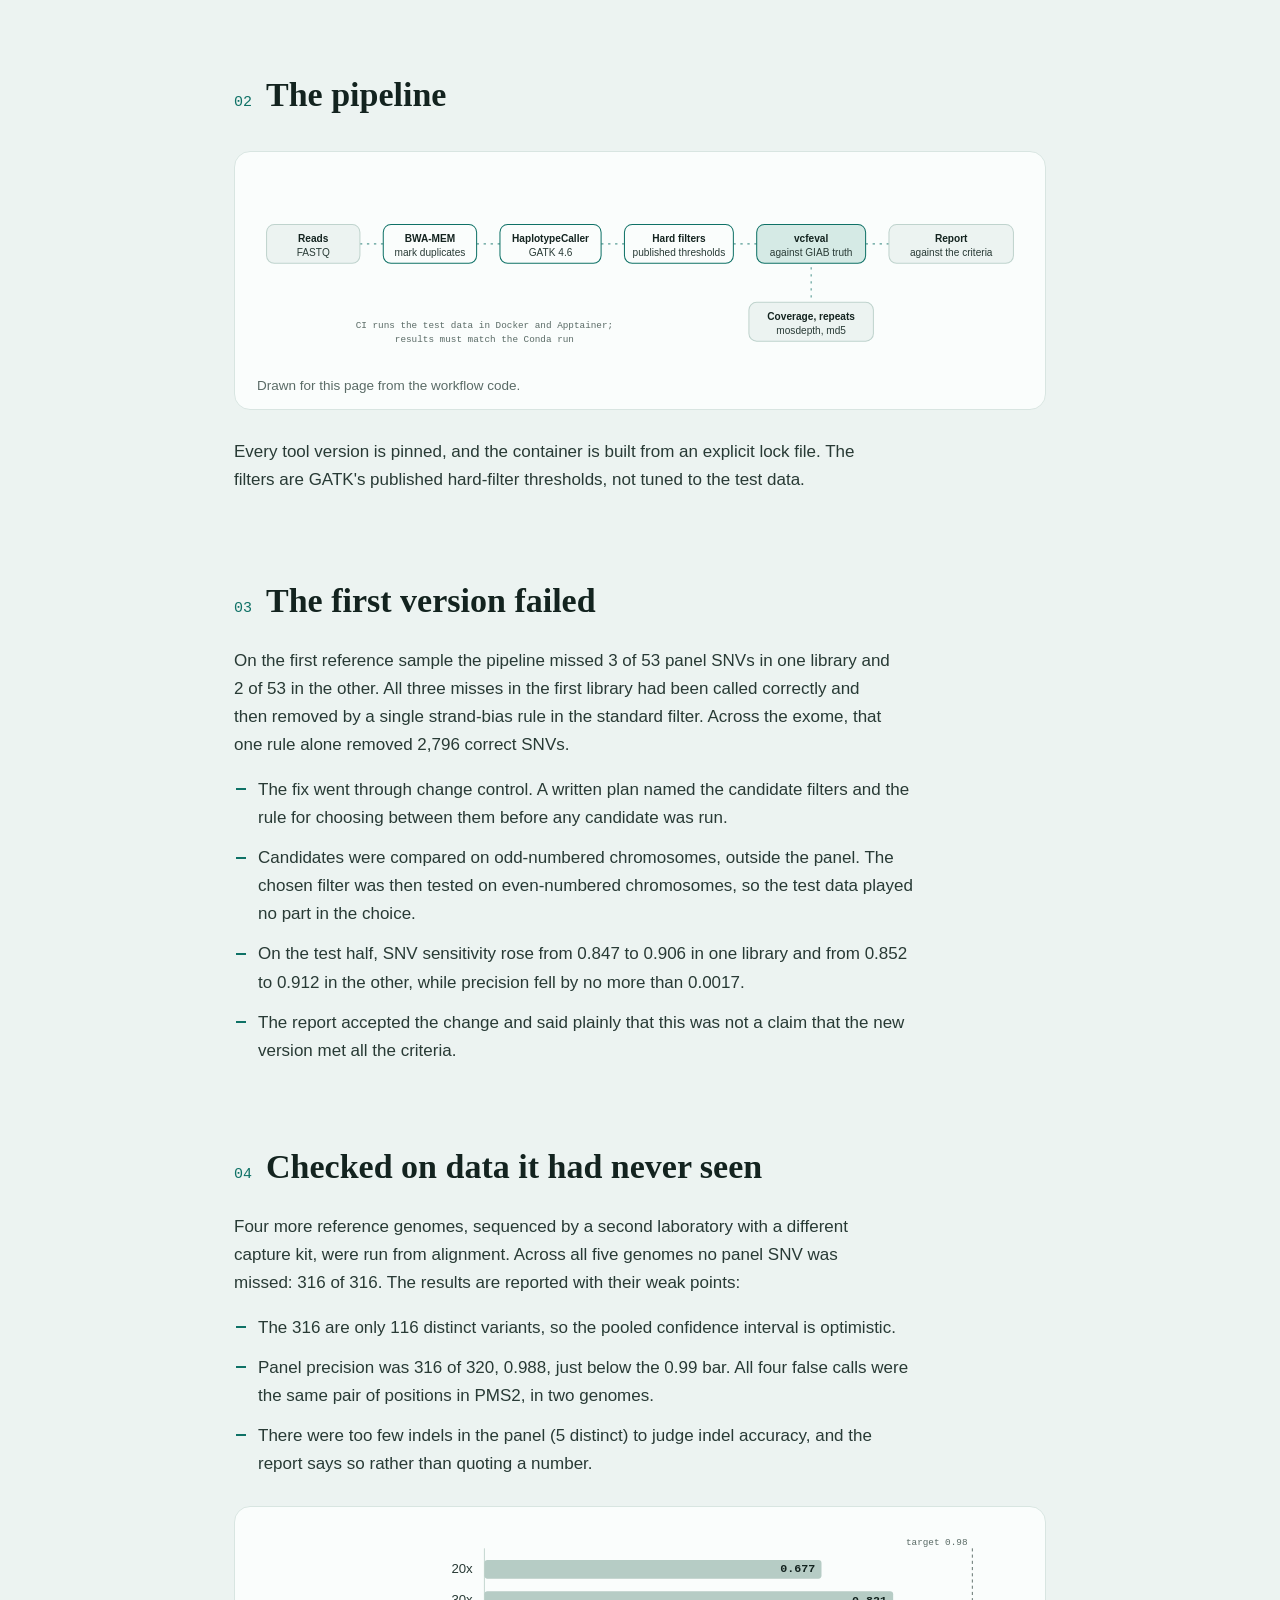
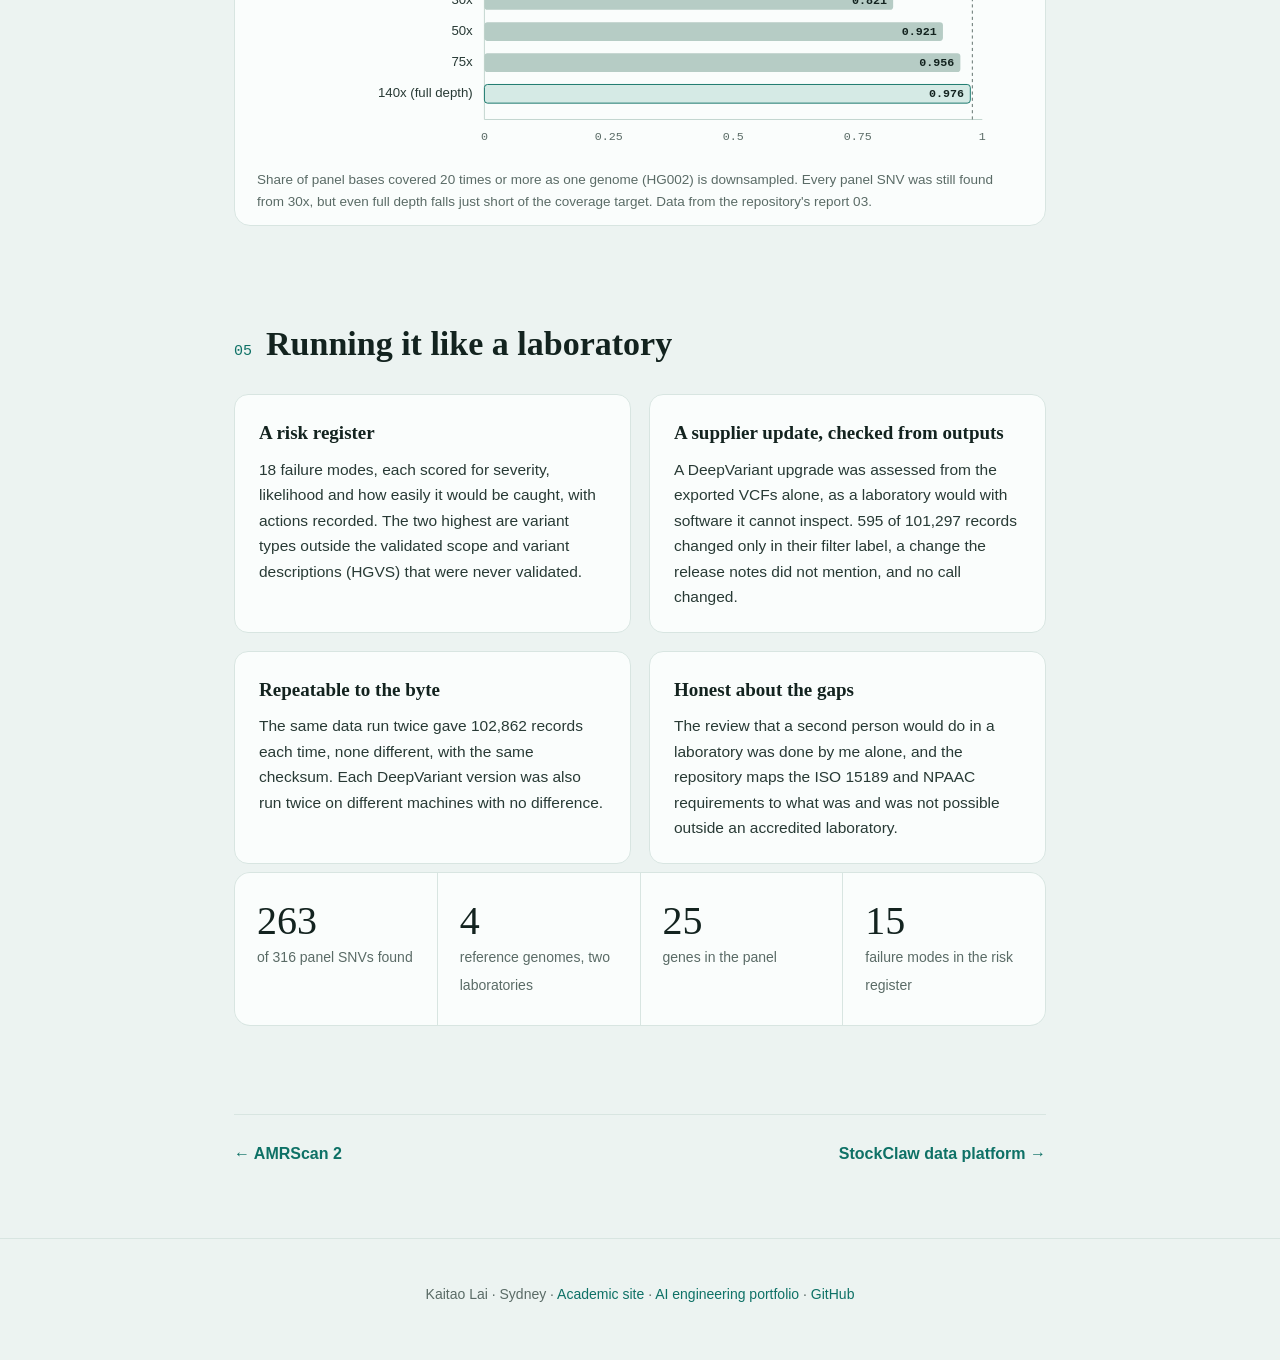
<file: ngs-panel/index.html>
<!doctype html>
<html lang="en">
<head>
<meta charset="utf-8">
<meta name="viewport" content="width=device-width, initial-scale=1">
<title>Germline NGS panel validation | Kaitao Lai</title>
<meta name="description" content="Case study: a diagnostic-style validation of a germline sequencing pipeline, with acceptance criteria fixed before results, a failed first version, written change control, and 316 of 316 panel SNVs found.">
<script>(function(){var p='system';try{p=localStorage.getItem('theme')||'system'}catch(e){}if(p!=='light'&&p!=='dark')p='system';var d=p==='dark'||(p==='system'&&window.matchMedia&&matchMedia('(prefers-color-scheme: dark)').matches);var r=document.documentElement;r.setAttribute('data-pref',p);r.setAttribute('data-theme',d?'dark':'light')})();</script>
<link rel="stylesheet" href="../assets/css/style.css?v=9">
</head>
<body class="case">

<div class="spotlight" aria-hidden="true"></div>

<header class="nav" id="nav">
  <a class="brand" href="../"><span class="dot"></span>Kaitao Lai</a>
  <button class="menu-btn" id="menuBtn" aria-label="Menu" aria-expanded="false"><span></span><span></span></button>
  <nav id="menu">
    <a class="active" href="../#work">Work</a>
    <a href="../#experience">Experience</a>
    <a href="../#skills">Skills</a>
    <a href="../#research">Research</a>
    <a href="../#contact">Contact</a>
  </nav>
  <button class="theme-btn" id="themeBtn" type="button" aria-label="Colour theme: system" title="Colour theme: system">
    <svg class="i-system" viewBox="0 0 24 24" fill="none" stroke="currentColor" stroke-width="1.8" aria-hidden="true"><circle cx="12" cy="12" r="8.5"/><path d="M12 3.5a8.5 8.5 0 0 1 0 17z" fill="currentColor"/></svg>
    <svg class="i-light" viewBox="0 0 24 24" fill="none" stroke="currentColor" stroke-width="1.8" stroke-linecap="round" aria-hidden="true"><circle cx="12" cy="12" r="4"/><path d="M12 2.5v2.2M12 19.3v2.2M2.5 12h2.2M19.3 12h2.2M5.3 5.3l1.6 1.6M17.1 17.1l1.6 1.6M5.3 18.7l1.6-1.6M17.1 6.9l1.6-1.6"/></svg>
    <svg class="i-dark" viewBox="0 0 24 24" fill="none" stroke="currentColor" stroke-width="1.8" stroke-linejoin="round" aria-hidden="true"><path d="M20 14.5A8 8 0 0 1 9.5 4a8 8 0 1 0 10.5 10.5z"/></svg>
  </button>
</header>

<main>

  <section class="case-hero">
    <a class="back load" style="--i:0" href="../#work"><span>←</span> All work</a>
    <p class="eyebrow load" style="--i:1">Case study · open source</p>
    <h1 class="load" style="--i:2">Germline NGS panel validation</h1>
    <p class="lede load" style="--i:3">Before a clinical laboratory reports variants from a sequencing pipeline, it has to show that the pipeline finds what is there and reports nothing that is not. I carried out that validation in the open, end to end, and wrote it up the way a diagnostic laboratory would.</p>
    <p class="links load" style="--i:4"><a class="primary" href="https://github.com/taowis/ngs-panel-validation">Code and reports on GitHub</a><a href="https://kaitaolai.github.io/projects/6_ngs_panel/">Project page</a></p>

    <dl class="meta load" style="--i:5">
      <div><dt>My role</dt><dd>Sole author: pipeline, validation plan, reports and risk register</dd></div>
      <div><dt>Pipeline</dt><dd>Nextflow DSL2, BWA-MEM, GATK HaplotypeCaller with hard filters, RTG vcfeval, in Docker or Apptainer</dd></div>
      <div><dt>Truth data</dt><dd>Five Genome in a Bottle reference genomes (HG001 to HG005), 31 genes from PanelApp Australia</dd></div>
      <div><dt>Standards</dt><dd>Written with reference to AMP/CAP, NPAAC and ISO 15189:2022. This is not an accredited laboratory, and the repository says so.</dd></div>
    </dl>
  </section>

  <section class="case-sec reveal">
    <h2><span class="sec-num">01</span>The bar, set first</h2>
    <p>The pipeline looks for inherited variants in 31 genes linked to breast, ovarian and colorectal cancer, including BRCA1, BRCA2, PALB2, the mismatch repair genes, APC and TP53. Genome in a Bottle samples are the test: their true variants are known from many sequencing technologies, so every call can be scored as right, missed or false.</p>
    <p>The acceptance criteria were written into a config file before the pipeline existed, and the git history shows it: the criteria were committed before the first pipeline code, and later edits changed only comments.</p>
    <ul class="ticks">
      <li>SNV sensitivity and precision at least 0.99; indel sensitivity and precision at least 0.95; genotype concordance at least 0.99.</li>
      <li>At least 98% of panel bases covered 20 times or more, after duplicates and low-quality reads are removed.</li>
      <li>Two runs of the same data must give identical records, and two libraries from the same person must agree on 99% of genotypes.</li>
      <li>Under change control, no metric may drop by more than 0.005, and every call that changes in the panel must be reviewed.</li>
    </ul>
  </section>

  <section class="case-sec reveal">
    <h2><span class="sec-num">02</span>The pipeline</h2>
    <figure class="diagram">
      <div class="diagram-scroll">
      <svg viewBox="0 0 1000 250" role="img" aria-label="Reads are aligned with BWA-MEM, duplicates marked, variants called with GATK HaplotypeCaller and hard-filtered, then scored with RTG vcfeval against the Genome in a Bottle truth set inside the panel, alongside coverage and repeat checks, giving a report against the fixed criteria.">
        <g class="edge">
          <path d="M140 95 L170 95"/><path d="M290 95 L320 95"/><path d="M450 95 L480 95"/><path d="M620 95 L650 95"/><path d="M790 95 L820 95"/>
          <path d="M720 125 L720 170"/>
        </g>
        <g class="box">
          <rect x="20" y="70" width="120" height="50" rx="10"/><text x="80" y="89" class="b">Reads</text><text x="80" y="107">FASTQ</text>
        </g>
        <g class="box agent">
          <rect x="170" y="70" width="120" height="50" rx="10"/><text x="230" y="89" class="b">BWA-MEM</text><text x="230" y="107">mark duplicates</text>
          <rect x="320" y="70" width="130" height="50" rx="10"/><text x="385" y="89" class="b">HaplotypeCaller</text><text x="385" y="107">GATK 4.6</text>
          <rect x="480" y="70" width="140" height="50" rx="10"/><text x="550" y="89" class="b">Hard filters</text><text x="550" y="107">published thresholds</text>
        </g>
        <g class="box key">
          <rect x="650" y="70" width="140" height="50" rx="10"/><text x="720" y="89" class="b">vcfeval</text><text x="720" y="107">against GIAB truth</text>
        </g>
        <g class="box">
          <rect x="820" y="70" width="160" height="50" rx="10"/><text x="900" y="89" class="b">Report</text><text x="900" y="107">against the criteria</text>
          <rect x="640" y="170" width="160" height="50" rx="10"/><text x="720" y="189" class="b">Coverage, repeats</text><text x="720" y="207">mosdepth, md5</text>
        </g>
        <text class="note" x="300" y="200">CI runs the test data in Docker and Apptainer;</text>
        <text class="note" x="300" y="218">results must match the Conda run</text>
      </svg>
      </div>
      <figcaption>Drawn for this page from the workflow code.</figcaption>
    </figure>
    <p>Every tool version is pinned, and the container is built from an explicit lock file. The filters are GATK's published hard-filter thresholds, not tuned to the test data.</p>
  </section>

  <section class="case-sec reveal">
    <h2><span class="sec-num">03</span>The first version failed</h2>
    <p>On the first reference sample the pipeline missed 3 of 53 panel SNVs in one library and 2 of 53 in the other. All three misses in the first library had been called correctly and then removed by a single strand-bias rule in the standard filter. Across the exome, that one rule alone removed 2,796 correct SNVs.</p>
    <ul class="ticks">
      <li>The fix went through change control. A written plan named the candidate filters and the rule for choosing between them before any candidate was run.</li>
      <li>Candidates were compared on odd-numbered chromosomes, outside the panel. The chosen filter was then tested on even-numbered chromosomes, so the test data played no part in the choice.</li>
      <li>On the test half, SNV sensitivity rose from 0.847 to 0.906 in one library and from 0.852 to 0.912 in the other, while precision fell by no more than 0.0017.</li>
      <li>The report accepted the change and said plainly that this was not a claim that the new version met all the criteria.</li>
    </ul>
  </section>

  <section class="case-sec reveal">
    <h2><span class="sec-num">04</span>Checked on data it had never seen</h2>
    <p>Four more reference genomes, sequenced by a second laboratory with a different capture kit, were run from alignment. Across all five genomes no panel SNV was missed: 316 of 316. The results are reported with their weak points:</p>
    <ul class="ticks">
      <li>The 316 are only 116 distinct variants, so the pooled confidence interval is optimistic.</li>
      <li>Panel precision was 316 of 320, 0.988, just below the 0.99 bar. All four false calls were the same pair of positions in PMS2, in two genomes.</li>
      <li>There were too few indels in the panel (5 distinct) to judge indel accuracy, and the report says so rather than quoting a number.</li>
    </ul>
    <figure class="diagram">
      <div class="diagram-scroll">
      <svg viewBox="0 0 1000 300" role="img" aria-label="Fraction of panel bases covered 20 times or more when one genome is downsampled: 20x 0.677, 30x 0.821, 50x 0.921, 75x 0.956, full depth 140x 0.976; the target is 0.98.">
        <g class="axis">
          <line x1="300" y1="30" x2="300" y2="250"/>
          <line x1="300" y1="250" x2="940" y2="250"/>
        </g>
        <g class="ticksx">
          <text x="300" y="272">0</text><text x="460" y="272">0.25</text><text x="620" y="272">0.5</text><text x="780" y="272">0.75</text><text x="940" y="272">1</text>
        </g>
        <line class="chance" x1="927.2" y1="30" x2="927.2" y2="250"/>
        <text class="note" x="921" y="22" style="text-anchor:end">target 0.98</text>
        <g class="bars">
          <text class="lab" x="285" y="57">20x</text>
          <rect class="bar" x="300" y="45" width="0" data-w="433.3" height="24" rx="4"/>
          <text class="val" x="725.3" y="57">0.677</text>

          <text class="lab" x="285" y="97">30x</text>
          <rect class="bar" x="300" y="85" width="0" data-w="525.4" height="24" rx="4"/>
          <text class="val" x="817.4" y="97">0.821</text>

          <text class="lab" x="285" y="137">50x</text>
          <rect class="bar" x="300" y="125" width="0" data-w="589.4" height="24" rx="4"/>
          <text class="val" x="881.4" y="137">0.921</text>

          <text class="lab" x="285" y="177">75x</text>
          <rect class="bar" x="300" y="165" width="0" data-w="611.8" height="24" rx="4"/>
          <text class="val" x="903.8" y="177">0.956</text>

          <text class="lab" x="285" y="217">140x (full depth)</text>
          <rect class="bar model" x="300" y="205" width="0" data-w="624.6" height="24" rx="4"/>
          <text class="val" x="916.6" y="217">0.976</text>
        </g>
      </svg>
      </div>
      <figcaption>Share of panel bases covered 20 times or more as one genome (HG002) is downsampled. Every panel SNV was still found from 30x, but even full depth falls just short of the coverage target. Data from the repository's report 03.</figcaption>
    </figure>
  </section>

  <section class="case-sec reveal">
    <h2><span class="sec-num">05</span>Running it like a laboratory</h2>
    <div class="decisions">
      <div class="decision reveal">
        <h3>A risk register</h3>
        <p>18 failure modes, each scored for severity, likelihood and how easily it would be caught, with actions recorded. The two highest are variant types outside the validated scope and variant descriptions (HGVS) that were never validated.</p>
      </div>
      <div class="decision reveal">
        <h3>A supplier update, checked from outputs</h3>
        <p>A DeepVariant upgrade was assessed from the exported VCFs alone, as a laboratory would with software it cannot inspect. 595 of 101,297 records changed only in their filter label, a change the release notes did not mention, and no call changed.</p>
      </div>
      <div class="decision reveal">
        <h3>Repeatable to the byte</h3>
        <p>The same data run twice gave 102,862 records each time, none different, with the same checksum. Each DeepVariant version was also run twice on different machines with no difference.</p>
      </div>
      <div class="decision reveal">
        <h3>Honest about the gaps</h3>
        <p>The review that a second person would do in a laboratory was done by me alone, and the repository maps the ISO 15189 and NPAAC requirements to what was and was not possible outside an accredited laboratory.</p>
      </div>
    </div>
    <div class="stats case-stats">
      <div class="stat"><span class="num" data-to="316">0</span><span class="lbl">of 316 panel SNVs found</span></div>
      <div class="stat"><span class="num" data-to="5">0</span><span class="lbl">reference genomes, two laboratories</span></div>
      <div class="stat"><span class="num" data-to="31">0</span><span class="lbl">genes in the panel</span></div>
      <div class="stat"><span class="num" data-to="18">0</span><span class="lbl">failure modes in the risk register</span></div>
    </div>
  </section>

  <nav class="case-next reveal">
    <a href="../amrscan/"><span>←</span> AMRScan 2</a>
    <a href="../stockclaw/">StockClaw data platform <span>→</span></a>
  </nav>

</main>

<footer class="foot">
  <p>Kaitao Lai · Sydney · <a href="https://kaitaolai.github.io/">Academic site</a> · <a href="https://kaitaolai.github.io/ai/">AI engineering portfolio</a> · <a href="https://github.com/taowis">GitHub</a></p>
</footer>

<script src="../assets/js/main.js?v=9"></script>
</body>
</html>
</file>
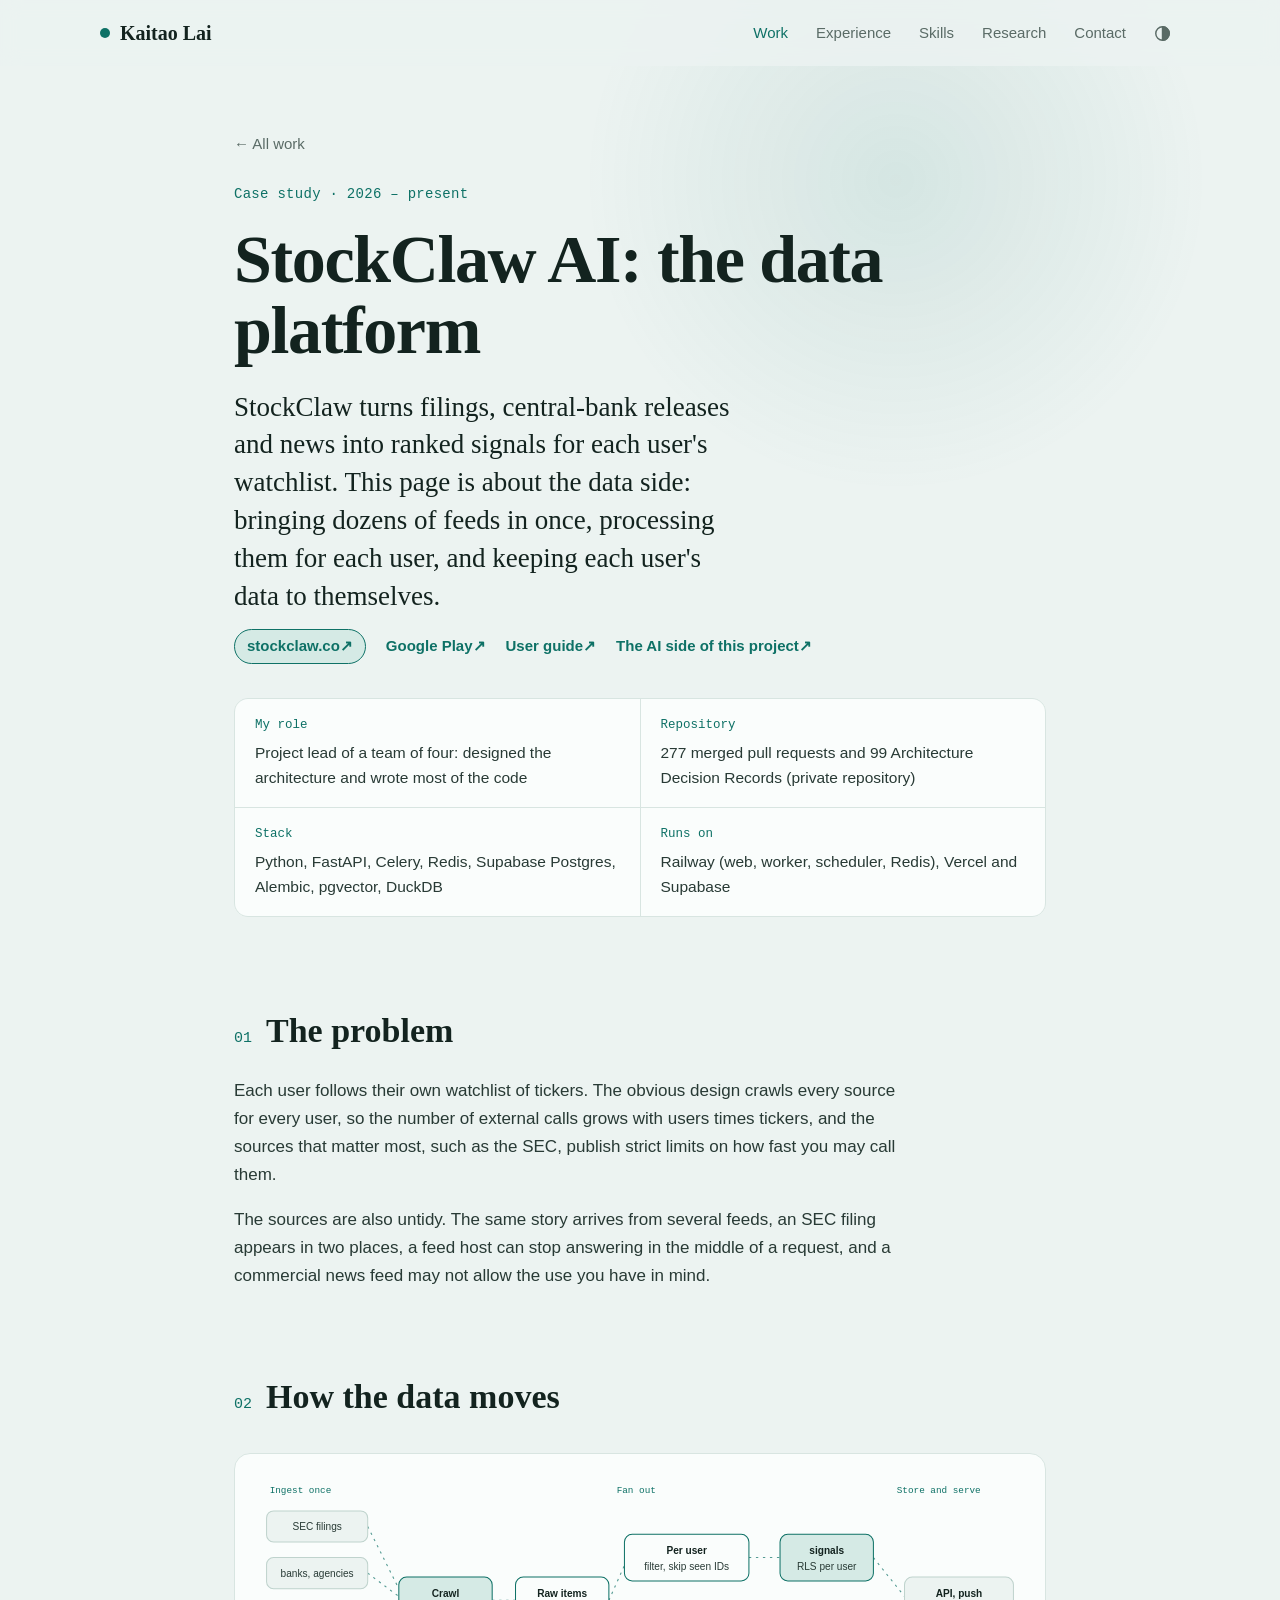
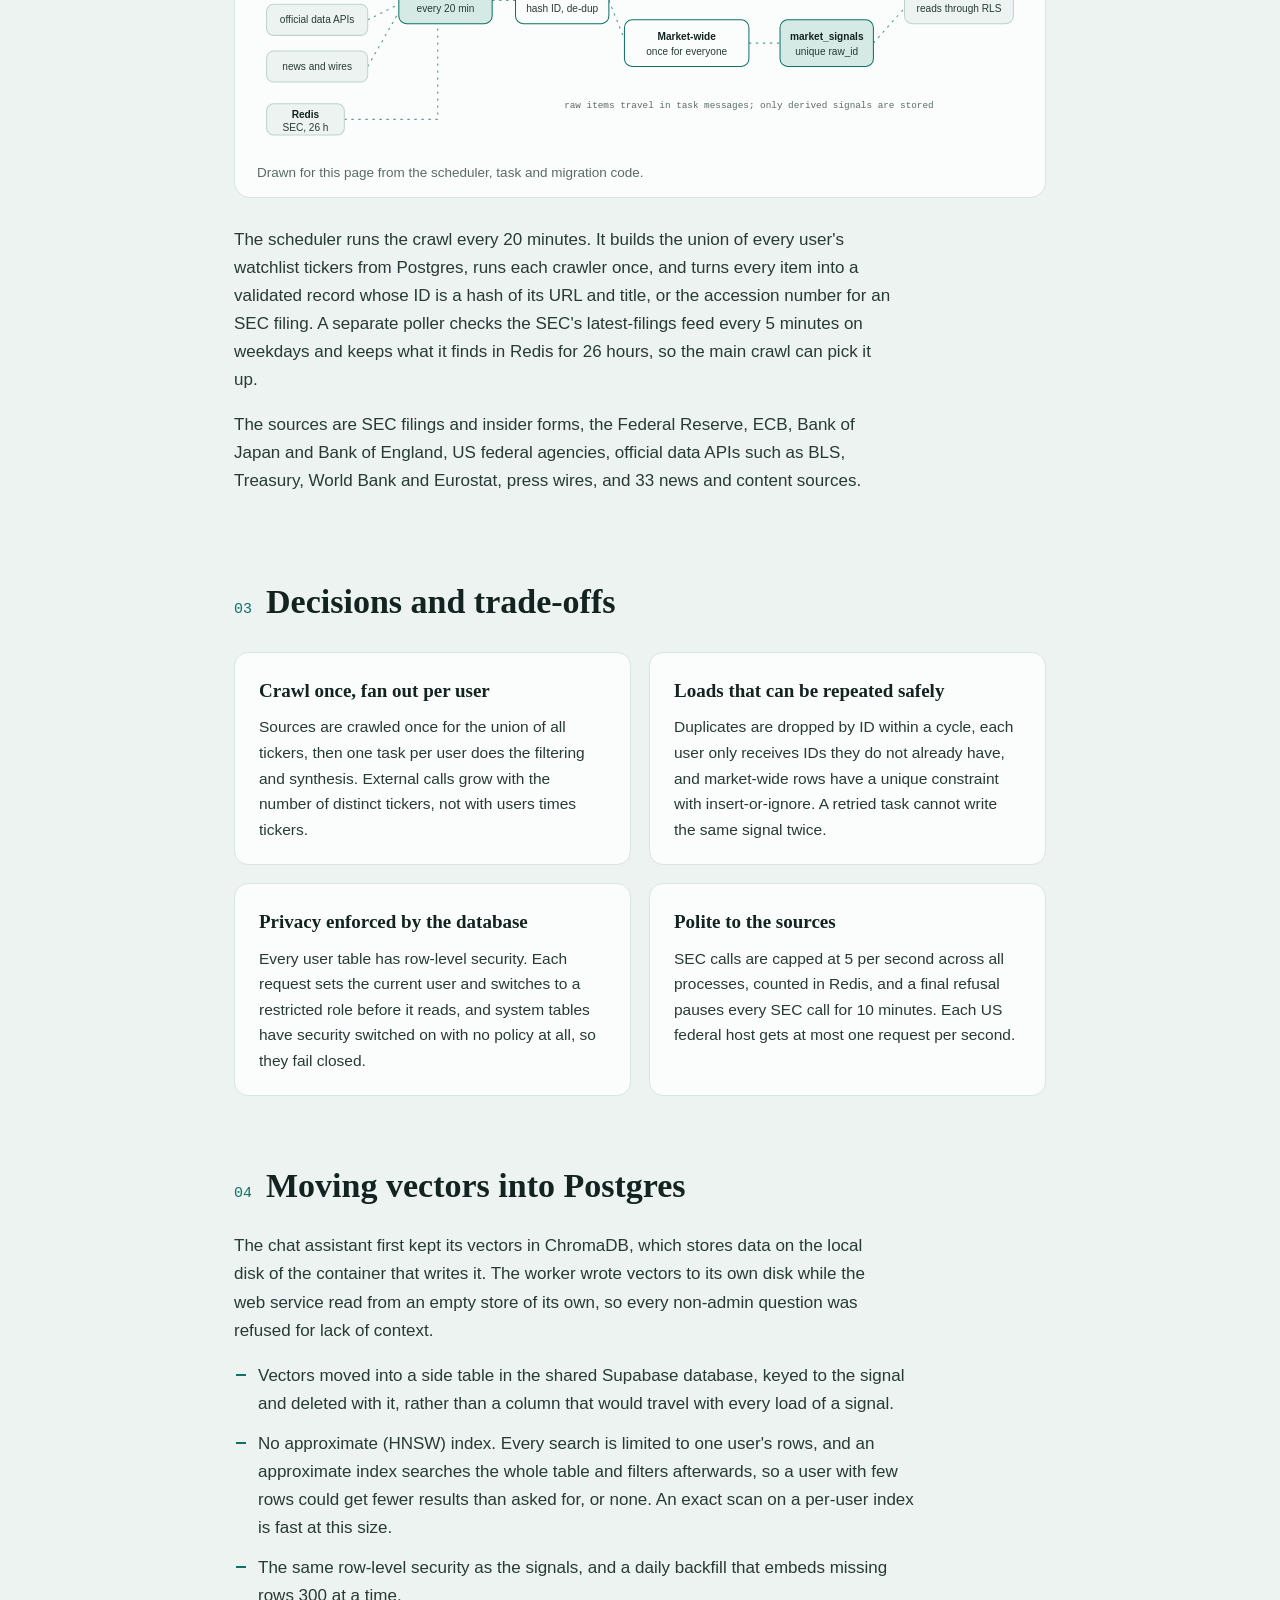
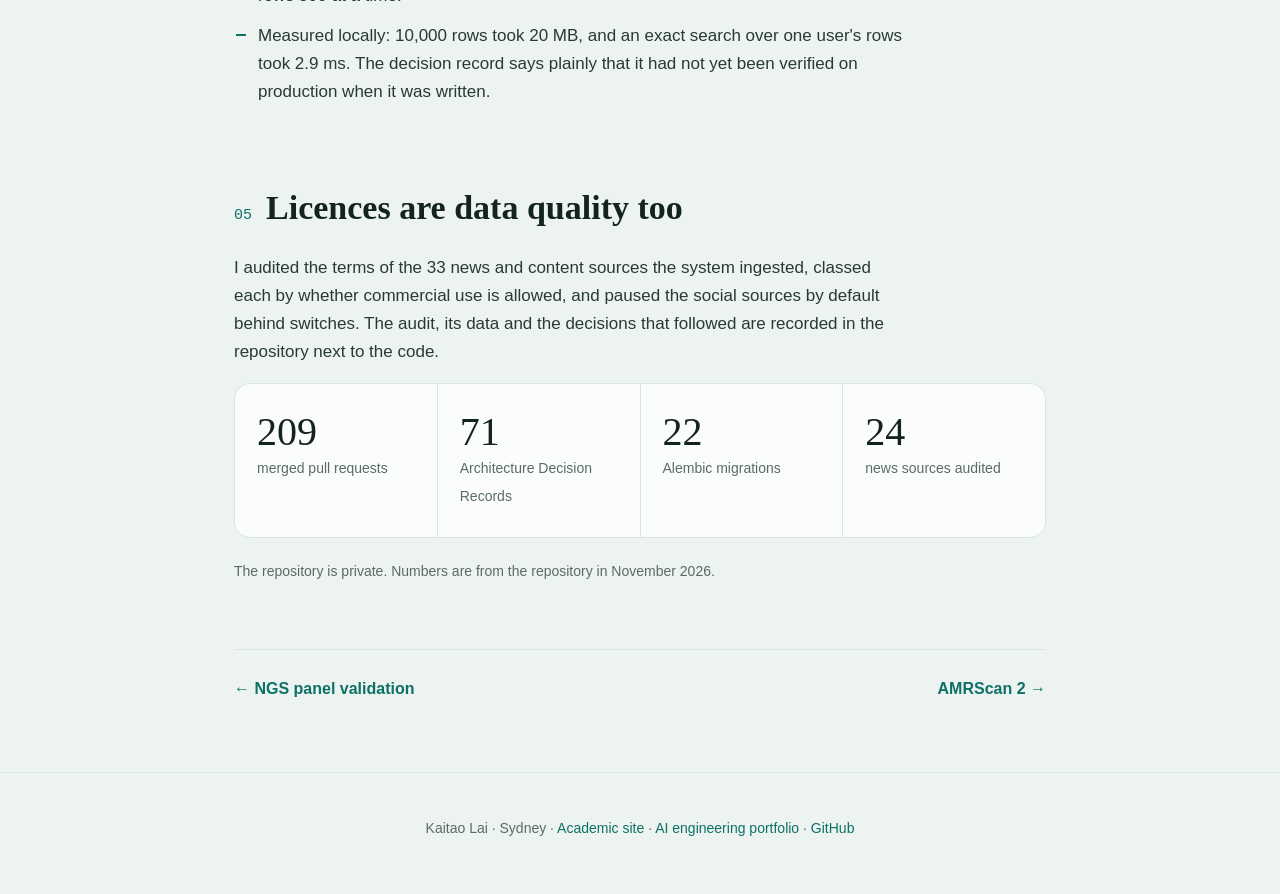
<file: stockclaw/index.html>
<!doctype html>
<html lang="en">
<head>
<meta charset="utf-8">
<meta name="viewport" content="width=device-width, initial-scale=1">
<title>StockClaw AI: the data platform | Kaitao Lai</title>
<meta name="description" content="Case study: the data platform behind StockClaw AI. Feeds crawled once and fanned out per user, idempotent loads, row-level security in Postgres, and vectors moved into pgvector.">
<script>(function(){var p='system';try{p=localStorage.getItem('theme')||'system'}catch(e){}if(p!=='light'&&p!=='dark')p='system';var d=p==='dark'||(p==='system'&&window.matchMedia&&matchMedia('(prefers-color-scheme: dark)').matches);var r=document.documentElement;r.setAttribute('data-pref',p);r.setAttribute('data-theme',d?'dark':'light')})();</script>
<link rel="stylesheet" href="../assets/css/style.css?v=9">
</head>
<body class="case">

<div class="spotlight" aria-hidden="true"></div>

<header class="nav" id="nav">
  <a class="brand" href="../"><span class="dot"></span>Kaitao Lai</a>
  <button class="menu-btn" id="menuBtn" aria-label="Menu" aria-expanded="false"><span></span><span></span></button>
  <nav id="menu">
    <a class="active" href="../#work">Work</a>
    <a href="../#experience">Experience</a>
    <a href="../#skills">Skills</a>
    <a href="../#research">Research</a>
    <a href="../#contact">Contact</a>
  </nav>
  <button class="theme-btn" id="themeBtn" type="button" aria-label="Colour theme: system" title="Colour theme: system">
    <svg class="i-system" viewBox="0 0 24 24" fill="none" stroke="currentColor" stroke-width="1.8" aria-hidden="true"><circle cx="12" cy="12" r="8.5"/><path d="M12 3.5a8.5 8.5 0 0 1 0 17z" fill="currentColor"/></svg>
    <svg class="i-light" viewBox="0 0 24 24" fill="none" stroke="currentColor" stroke-width="1.8" stroke-linecap="round" aria-hidden="true"><circle cx="12" cy="12" r="4"/><path d="M12 2.5v2.2M12 19.3v2.2M2.5 12h2.2M19.3 12h2.2M5.3 5.3l1.6 1.6M17.1 17.1l1.6 1.6M5.3 18.7l1.6-1.6M17.1 6.9l1.6-1.6"/></svg>
    <svg class="i-dark" viewBox="0 0 24 24" fill="none" stroke="currentColor" stroke-width="1.8" stroke-linejoin="round" aria-hidden="true"><path d="M20 14.5A8 8 0 0 1 9.5 4a8 8 0 1 0 10.5 10.5z"/></svg>
  </button>
</header>

<main>

  <section class="case-hero">
    <a class="back load" style="--i:0" href="../#work"><span>←</span> All work</a>
    <p class="eyebrow load" style="--i:1">Case study · 2026 – present</p>
    <h1 class="load" style="--i:2">StockClaw AI: the data platform</h1>
    <p class="lede load" style="--i:3">StockClaw turns filings, central-bank releases and news into ranked signals for each user's watchlist. This page is about the data side: bringing dozens of feeds in once, processing them for each user, and keeping each user's data to themselves.</p>
    <p class="links load" style="--i:4"><a class="primary" href="https://stockclaw.co/">stockclaw.co</a><a href="https://play.google.com/store/apps/details?id=co.stockclaw.app">Google Play</a><a href="https://docs.stockclaw.co/">User guide</a><a href="https://kaitaolai.github.io/ai/stockclaw/">The AI side of this project</a></p>

    <dl class="meta load" style="--i:5">
      <div><dt>My role</dt><dd>Project lead of a team of four: designed the architecture and wrote most of the code</dd></div>
      <div><dt>Repository</dt><dd>277 merged pull requests and 99 Architecture Decision Records (private repository)</dd></div>
      <div><dt>Stack</dt><dd>Python, FastAPI, Celery, Redis, Supabase Postgres, Alembic, pgvector, DuckDB</dd></div>
      <div><dt>Runs on</dt><dd>Railway (web, worker, scheduler, Redis), Vercel and Supabase</dd></div>
    </dl>
  </section>

  <section class="case-sec reveal">
    <h2><span class="sec-num">01</span>The problem</h2>
    <p>Each user follows their own watchlist of tickers. The obvious design crawls every source for every user, so the number of external calls grows with users times tickers, and the sources that matter most, such as the SEC, publish strict limits on how fast you may call them.</p>
    <p>The sources are also untidy. The same story arrives from several feeds, an SEC filing appears in two places, a feed host can stop answering in the middle of a request, and a commercial news feed may not allow the use you have in mind.</p>
  </section>

  <section class="case-sec reveal">
    <h2><span class="sec-num">02</span>How the data moves</h2>
    <figure class="diagram">
      <div class="diagram-scroll">
      <svg viewBox="0 0 1000 360" role="img" aria-label="Every 20 minutes the scheduler crawls all sources once for the union of watchlist tickers, plus an SEC real-time store in Redis. Items get a content-hash ID and are de-duplicated, then fanned out: one task per user writes signals into Postgres behind row-level security, and one market-wide task writes market signals with a unique ID. The API reads through row-level security.">
        <g class="grp"><text x="24" y="24" style="text-anchor:start">Ingest once</text><text x="470" y="24" style="text-anchor:start">Fan out</text><text x="830" y="24" style="text-anchor:start">Store and serve</text></g>
        <g class="edge">
          <path d="M150 70 L190 150"/><path d="M150 130 L190 160"/><path d="M150 190 L190 170"/><path d="M150 250 L190 180"/>
          <path d="M120 318 L240 318 L240 195"/>
          <path d="M310 165 L340 165"/>
          <path d="M460 165 L480 120"/><path d="M460 165 L480 215"/>
          <path d="M640 110 L680 110"/><path d="M640 220 L680 220"/>
          <path d="M800 110 L840 160"/><path d="M800 220 L840 175"/>
        </g>
        <g class="box">
          <rect x="20" y="50" width="130" height="40" rx="9"/><text x="85" y="71">SEC filings</text>
          <rect x="20" y="110" width="130" height="40" rx="9"/><text x="85" y="131">banks, agencies</text>
          <rect x="20" y="170" width="130" height="40" rx="9"/><text x="85" y="191">official data APIs</text>
          <rect x="20" y="230" width="130" height="40" rx="9"/><text x="85" y="251">news and wires</text>
          <rect x="20" y="298" width="100" height="40" rx="9"/><text x="70" y="313" class="b">Redis</text><text x="70" y="329">SEC, 26 h</text>
        </g>
        <g class="box key">
          <rect x="190" y="135" width="120" height="60" rx="10"/><text x="250" y="157" class="b">Crawl</text><text x="250" y="177">every 20 min</text>
        </g>
        <g class="box agent">
          <rect x="340" y="135" width="120" height="60" rx="10"/><text x="400" y="157" class="b">Raw items</text><text x="400" y="177">hash ID, de-dup</text>
          <rect x="480" y="80" width="160" height="60" rx="10"/><text x="560" y="102" class="b">Per user</text><text x="560" y="122">filter, skip seen IDs</text>
          <rect x="480" y="190" width="160" height="60" rx="10"/><text x="560" y="212" class="b">Market-wide</text><text x="560" y="232">once for everyone</text>
        </g>
        <g class="box key">
          <rect x="680" y="80" width="120" height="60" rx="10"/><text x="740" y="102" class="b">signals</text><text x="740" y="122">RLS per user</text>
          <rect x="680" y="190" width="120" height="60" rx="10"/><text x="740" y="212" class="b">market_signals</text><text x="740" y="232">unique raw_id</text>
        </g>
        <g class="box">
          <rect x="840" y="135" width="140" height="60" rx="10"/><text x="910" y="157" class="b">API, push</text><text x="910" y="177">reads through RLS</text>
        </g>
        <text class="note" x="640" y="300">raw items travel in task messages; only derived signals are stored</text>
      </svg>
      </div>
      <figcaption>Drawn for this page from the scheduler, task and migration code.</figcaption>
    </figure>
    <p>The scheduler runs the crawl every 20 minutes. It builds the union of every user's watchlist tickers from Postgres, runs each crawler once, and turns every item into a validated record whose ID is a hash of its URL and title, or the accession number for an SEC filing. A separate poller checks the SEC's latest-filings feed every 5 minutes on weekdays and keeps what it finds in Redis for 26 hours, so the main crawl can pick it up.</p>
    <p>The sources are SEC filings and insider forms, the Federal Reserve, ECB, Bank of Japan and Bank of England, US federal agencies, official data APIs such as BLS, Treasury, World Bank and Eurostat, press wires, and 33 news and content sources.</p>
  </section>

  <section class="case-sec reveal">
    <h2><span class="sec-num">03</span>Decisions and trade-offs</h2>
    <div class="decisions">
      <div class="decision reveal">
        <h3>Crawl once, fan out per user</h3>
        <p>Sources are crawled once for the union of all tickers, then one task per user does the filtering and synthesis. External calls grow with the number of distinct tickers, not with users times tickers.</p>
      </div>
      <div class="decision reveal">
        <h3>Loads that can be repeated safely</h3>
        <p>Duplicates are dropped by ID within a cycle, each user only receives IDs they do not already have, and market-wide rows have a unique constraint with insert-or-ignore. A retried task cannot write the same signal twice.</p>
      </div>
      <div class="decision reveal">
        <h3>Privacy enforced by the database</h3>
        <p>Every user table has row-level security. Each request sets the current user and switches to a restricted role before it reads, and system tables have security switched on with no policy at all, so they fail closed.</p>
      </div>
      <div class="decision reveal">
        <h3>Polite to the sources</h3>
        <p>SEC calls are capped at 5 per second across all processes, counted in Redis, and a final refusal pauses every SEC call for 10 minutes. Each US federal host gets at most one request per second.</p>
      </div>
    </div>
  </section>

  <section class="case-sec reveal">
    <h2><span class="sec-num">04</span>Moving vectors into Postgres</h2>
    <p>The chat assistant first kept its vectors in ChromaDB, which stores data on the local disk of the container that writes it. The worker wrote vectors to its own disk while the web service read from an empty store of its own, so every non-admin question was refused for lack of context.</p>
    <ul class="ticks">
      <li>Vectors moved into a side table in the shared Supabase database, keyed to the signal and deleted with it, rather than a column that would travel with every load of a signal.</li>
      <li>No approximate (HNSW) index. Every search is limited to one user's rows, and an approximate index searches the whole table and filters afterwards, so a user with few rows could get fewer results than asked for, or none. An exact scan on a per-user index is fast at this size.</li>
      <li>The same row-level security as the signals, and a daily backfill that embeds missing rows 300 at a time.</li>
      <li>Measured locally: 10,000 rows took 20 MB, and an exact search over one user's rows took 2.9 ms. The decision record says plainly that it had not yet been verified on production when it was written.</li>
    </ul>
  </section>

  <section class="case-sec reveal">
    <h2><span class="sec-num">05</span>Licences are data quality too</h2>
    <p>I audited the terms of the 33 news and content sources the system ingested, classed each by whether commercial use is allowed, and paused the social sources by default behind switches. The audit, its data and the decisions that followed are recorded in the repository next to the code.</p>
    <div class="stats case-stats">
      <div class="stat"><span class="num" data-to="277">0</span><span class="lbl">merged pull requests</span></div>
      <div class="stat"><span class="num" data-to="99">0</span><span class="lbl">Architecture Decision Records</span></div>
      <div class="stat"><span class="num" data-to="31">0</span><span class="lbl">Alembic migrations</span></div>
      <div class="stat"><span class="num" data-to="33">0</span><span class="lbl">news sources audited</span></div>
    </div>
    <p class="muted">The repository is private. Numbers are from the repository in November 2026.</p>
  </section>

  <nav class="case-next reveal">
    <a href="../ngs-panel/"><span>←</span> NGS panel validation</a>
    <a href="../amrscan/">AMRScan 2 <span>→</span></a>
  </nav>

</main>

<footer class="foot">
  <p>Kaitao Lai · Sydney · <a href="https://kaitaolai.github.io/">Academic site</a> · <a href="https://kaitaolai.github.io/ai/">AI engineering portfolio</a> · <a href="https://github.com/taowis">GitHub</a></p>
</footer>

<script src="../assets/js/main.js?v=9"></script>
</body>
</html>
</file>
<file: assets/css/style.css>
:root {
  --bg: #ECF3F1;
  --surface: #FAFDFC;
  --ink: #13231F;
  --body-ink: #283A35;
  --muted: #5A6B66;
  --accent: #0E7166;
  --warn: #B4531A;
  --accent-soft: #D5EAE5;
  --line: #D8E5E1;
  --edge-box: #BFD3CD;
  --glow: rgba(14, 113, 102, .10);
  --nav-bg: rgba(236, 243, 241, .85);
  --serif: Georgia, "Times New Roman", serif;
  --sans: ui-sans-serif, -apple-system, "Segoe UI", "Helvetica Neue", Arial, sans-serif;
  --mono: ui-monospace, "SF Mono", Menlo, Consolas, monospace;
  --ease: cubic-bezier(.2, .7, .2, 1);
  --w: 1080px;
  --on-accent: #fff;
  --shadow-rgb: 20, 32, 46;
  --bar: #B6CCC5;
  color-scheme: light;
}

* { box-sizing: border-box; }
html { scroll-behavior: smooth; scroll-padding-top: 80px; }
body {
  margin: 0; background: var(--bg); color: var(--body-ink);
  font-family: var(--sans); font-size: 17px; line-height: 1.65;
  -webkit-font-smoothing: antialiased;
}
a { color: var(--accent); text-decoration: none; }
a:hover { text-decoration: underline; text-underline-offset: 3px; }
h1, h2, h3, h4 { font-family: var(--serif); color: var(--ink); font-weight: 600; margin: 0; }
::selection { background: var(--accent-soft); }

/* mouse-following glow */
.spotlight {
  position: fixed; inset: 0; pointer-events: none; z-index: 0;
  background: radial-gradient(520px circle at var(--mx, 70%) var(--my, 20%),
              var(--glow), transparent 60%);
  transition: background .1s;
}

/* nav */
.nav {
  position: fixed; top: 0; left: 0; right: 0; z-index: 10; height: 66px;
  display: flex; align-items: center; justify-content: space-between;
  padding: 0 max(24px, calc((100vw - var(--w)) / 2));
  background: var(--nav-bg); backdrop-filter: blur(10px);
  transition: transform .35s var(--ease), box-shadow .35s;
}
.nav.hide { transform: translateY(-100%); }
.nav.shadow { box-shadow: 0 1px 0 var(--line), 0 8px 24px rgba(var(--shadow-rgb), .05); }
.brand { font-family: var(--serif); font-size: 20px; font-weight: 700; color: var(--ink); display: flex; align-items: center; gap: 10px; }
.brand:hover { text-decoration: none; }
.dot { width: 10px; height: 10px; border-radius: 50%; background: var(--accent); animation: pulse 2.6s infinite; }
@keyframes pulse { 0%,100% { box-shadow: 0 0 0 0 color-mix(in srgb, var(--accent) 45%, transparent); } 50% { box-shadow: 0 0 0 7px transparent; } }
.nav nav { display: flex; gap: 4px; }
.nav nav a { color: var(--muted); font-size: 15px; padding: 6px 12px; border-radius: 8px; transition: color .2s, background .2s; }
.nav nav a:hover { color: var(--ink); background: var(--accent-soft); text-decoration: none; }
.nav nav a.active { color: var(--accent); }
.menu-btn { display: none; }

main { position: relative; z-index: 1; max-width: var(--w); margin: 0 auto; padding: 0 24px; }

/* hero */
.hero {
  min-height: 100vh; display: grid; grid-template-columns: 1.15fr .85fr; gap: 48px;
  align-items: center; padding-top: 66px;
}
.eyebrow { font-family: var(--mono); font-size: 14px; color: var(--accent); margin: 0 0 18px; letter-spacing: .02em; }
.hero h1 { font-size: clamp(48px, 7vw, 84px); line-height: 1.02; letter-spacing: -.02em; }
.lede { font-family: var(--serif); font-size: clamp(21px, 2.3vw, 27px); line-height: 1.4; color: var(--ink); margin: 22px 0 14px; max-width: 30ch; }
.sub { color: var(--muted); max-width: 52ch; margin: 0 0 30px; }
.hero-cta { display: flex; flex-wrap: wrap; gap: 12px; }
.btn {
  display: inline-block; padding: 12px 22px; border-radius: 10px; font-size: 15px; font-weight: 600;
  background: var(--accent); color: var(--on-accent); border: 1px solid var(--accent);
  transition: transform .25s var(--ease), box-shadow .25s, background .25s;
}
.btn:hover { text-decoration: none; transform: translateY(-3px); box-shadow: 0 10px 22px color-mix(in srgb, var(--accent) 28%, transparent); }
.btn.ghost { background: transparent; color: var(--accent); }
.btn.ghost:hover { background: var(--accent-soft); box-shadow: none; }
.btn.big { padding: 16px 30px; font-size: 16px; }

.hero-art { position: relative; }
#graph { width: 100%; aspect-ratio: 1 / 1; display: block; }
.art-label { font-family: var(--mono); font-size: 12.5px; color: var(--muted); text-align: center; margin: 6px 0 0; }

/* page-load stagger */
.load { opacity: 0; transform: translateY(18px); animation: up .8s var(--ease) forwards; animation-delay: calc(var(--i) * 120ms + 100ms); }
@keyframes up { to { opacity: 1; transform: none; } }

/* scroll reveal */
.reveal { opacity: 0; transform: translateY(28px); transition: opacity .8s var(--ease), transform .8s var(--ease); }
.reveal.in { opacity: 1; transform: none; }

/* stats */
.stats {
  display: grid; grid-template-columns: repeat(4, 1fr); gap: 1px;
  background: var(--line); border: 1px solid var(--line); border-radius: 16px; overflow: hidden;
  margin-bottom: 40px;
}
.stat { background: var(--surface); padding: 26px 22px; }
.num { display: block; font-family: var(--serif); font-size: 40px; color: var(--ink); line-height: 1.1; }
.lbl { font-size: 14px; color: var(--muted); }

/* sections */
.block { padding: 90px 0 20px; }
.sec-title { font-size: clamp(30px, 4vw, 40px); display: flex; align-items: baseline; gap: 14px; margin-bottom: 36px; }
.sec-title::after { content: ""; flex: 1; height: 1px; background: var(--line); margin-left: 12px; transform: translateY(-8px); }
.sec-num { font-family: var(--mono); font-size: 15px; color: var(--accent); font-weight: 400; }
.sub-title { font-size: 24px; margin: 70px 0 22px; }

/* about */
.about { display: grid; grid-template-columns: 1.4fr .8fr; gap: 56px; align-items: start; }
.about-text p { margin: 0 0 16px; max-width: 62ch; }
.about-list { display: grid; grid-template-columns: repeat(2, minmax(160px, 220px)); gap: 6px 20px; padding: 0; margin: 4px 0 0; list-style: none; font-family: var(--mono); font-size: 14px; }
.about-list li { position: relative; padding-left: 18px; }
.about-list li::before { content: "▹"; position: absolute; left: 0; color: var(--accent); }
.portrait { position: relative; max-width: 300px; justify-self: center; width: 100%; }
.portrait-frame { position: relative; border-radius: 12px; }
.portrait-frame::after {
  content: ""; position: absolute; inset: 0; border: 2px solid var(--accent); border-radius: 12px;
  transform: translate(16px, 16px); z-index: -1; transition: transform .35s var(--ease);
}
.portrait-frame img {
  display: block; width: 100%; height: auto; aspect-ratio: 4 / 5; object-fit: cover; object-position: 50% 20%;
  border-radius: 12px; filter: saturate(.85) contrast(1.02); box-shadow: 0 16px 34px rgba(var(--shadow-rgb), .14);
  transition: transform .35s var(--ease), filter .35s, box-shadow .35s;
}
.portrait-frame::before {
  content: ""; position: absolute; inset: 0; border-radius: 12px; background: var(--accent); opacity: .16;
  mix-blend-mode: multiply; z-index: 1; pointer-events: none; transition: opacity .35s, transform .35s var(--ease);
}
.portrait:hover .portrait-frame img { transform: translate(-5px, -5px); filter: none; box-shadow: 0 22px 40px rgba(var(--shadow-rgb), .18); }
.portrait:hover .portrait-frame::before { opacity: 0; transform: translate(-5px, -5px); }
.portrait:hover .portrait-frame::after { transform: translate(10px, 10px); }

/* featured projects */
.features { display: grid; grid-template-columns: 1fr 1fr; gap: 22px; }
.feature {
  display: flex; flex-direction: column; color: var(--body-ink);
  background: var(--surface); border: 1px solid var(--line); border-radius: 18px;
  padding: 30px 30px 26px; position: relative; overflow: hidden;
  transition: transform .45s var(--ease), box-shadow .45s var(--ease), border-color .45s, opacity .8s var(--ease);
}
.feature::before {
  content: ""; position: absolute; left: 0; top: 0; bottom: 0; width: 4px; background: var(--accent);
  transform: scaleY(0); transform-origin: top; transition: transform .6s var(--ease);
}
.feature.in::before { transform: scaleY(1); transition-delay: .3s; }
.feature:hover { text-decoration: none; transform: translateY(-5px); box-shadow: 0 18px 40px rgba(var(--shadow-rgb), .07); border-color: var(--accent-soft); }
.media {
  margin: -30px -30px 22px; aspect-ratio: 16 / 9; overflow: hidden; background: var(--accent-soft);
  border-bottom: 1px solid var(--line);
}
.media img, .media svg { width: 100%; height: 100%; object-fit: cover; object-position: top left; display: block;
  transition: transform .8s var(--ease); }
.feature:hover .media img, .feature:hover .media svg { transform: scale(1.04); }
.media.contain img { object-fit: contain; object-position: center; background: var(--surface); }
.shot { margin: 28px 0; }
.shot img { width: 100%; display: block; border-radius: 14px; border: 1px solid var(--line); box-shadow: 0 18px 40px rgba(var(--shadow-rgb), .08); }
.shot figcaption { font-size: 13.5px; color: var(--muted); margin-top: 10px; }
.kicker { font-family: var(--mono); font-size: 13px; color: var(--accent); margin: 0 0 10px; }
.feature h3 { font-size: 27px; line-height: 1.15; transition: color .25s; }
a.feature:hover h3 { color: var(--accent); }
.tagline { font-family: var(--serif); font-size: 18px; color: var(--muted); margin: 8px 0 14px; }
.feature p { margin: 0 0 12px; }
.feature .tech { margin-top: auto; padding-top: 4px; }
.more { font-weight: 600; color: var(--accent); margin: 0 !important; }
.more span { display: inline-block; transition: transform .3s var(--ease); }
a.feature:hover .more span { transform: translateX(6px); }
.tech { font-family: var(--mono); font-size: 13px; color: var(--muted); }
.links { display: flex; flex-wrap: wrap; gap: 8px 20px; margin: 0 !important; }
.links a { font-weight: 600; font-size: 15px; }
.links a::after { content: " ↗"; display: inline-block; transition: transform .25s var(--ease); }
.links a:hover::after { transform: translate(3px, -3px); }
.links { align-items: center; }
.links a.primary { font-weight: 800; color: var(--accent); background: var(--accent-soft); border: 1px solid var(--accent); padding: 4px 12px; border-radius: 999px; transition: background .25s, color .25s, transform .25s var(--ease); }
.links a.primary:hover { background: var(--accent); color: var(--on-accent); text-decoration: none; transform: translateY(-2px); }

/* cards */
.cards { display: grid; grid-template-columns: repeat(3, 1fr); gap: 18px; }
.card {
  display: flex; flex-direction: column; background: var(--surface); border: 1px solid var(--line);
  border-radius: 14px; padding: 22px; color: var(--body-ink);
  transition: transform .35s var(--ease), box-shadow .35s, border-color .35s, opacity .8s var(--ease);
}
.card:hover { text-decoration: none; transform: translateY(-6px); box-shadow: 0 14px 30px rgba(var(--shadow-rgb), .08); border-color: var(--accent); }
.card-top { display: flex; justify-content: space-between; font-family: var(--mono); font-size: 12.5px; color: var(--muted); margin: 0 0 12px; }
.arrow { color: var(--accent); font-size: 18px; transition: transform .3s var(--ease); }
.card:hover .arrow { transform: translate(4px, -4px); }
.card h4 { font-size: 21px; margin-bottom: 8px; transition: color .25s; }
.card:hover h4 { color: var(--accent); }
.card p { font-size: 15.5px; margin: 0 0 12px; }
.card .tech { margin-top: auto; margin-bottom: 0; font-size: 12.5px; }
.cards .card:nth-child(3n+2) { transition-delay: 0s; }

/* timeline */
.timeline { list-style: none; margin: 0; padding: 0 0 0 30px; position: relative; }
.timeline::before { content: ""; position: absolute; left: 6px; top: 8px; bottom: 8px; width: 2px; background: var(--line); }
.timeline::after {
  content: ""; position: absolute; left: 6px; top: 8px; width: 2px; background: var(--accent);
  height: var(--progress, 0%); max-height: calc(100% - 16px); transition: height .15s linear;
}
.timeline li { position: relative; padding: 0 0 34px; }
.timeline li::before {
  content: ""; position: absolute; left: -30px; top: 7px; width: 14px; height: 14px; border-radius: 50%;
  background: var(--bg); border: 2px solid var(--accent); z-index: 1; transition: background .4s;
}
.timeline li.in::before { background: var(--accent); transition-delay: .25s; }
.when { font-family: var(--mono); font-size: 13px; color: var(--accent); margin: 0 0 4px; }
.timeline h3 { font-size: 21px; line-height: 1.3; margin-bottom: 6px; }
.timeline p { margin: 0; max-width: 72ch; }

/* skills */
.skills { display: grid; grid-template-columns: repeat(2, 1fr); gap: 26px 40px; }
.skill-group h3 { font-size: 19px; margin-bottom: 12px; }
.chips { display: flex; flex-wrap: wrap; gap: 8px; margin: 0; }
.chips span {
  font-size: 14px; padding: 5px 12px; border-radius: 999px; background: var(--surface);
  border: 1px solid var(--line); transition: transform .2s var(--ease), border-color .2s, color .2s;
}
.chips span:hover { transform: translateY(-2px); border-color: var(--accent); color: var(--accent); }

/* research */
.research p { max-width: 70ch; }
.certs { margin-top: 30px; background: var(--surface); border: 1px solid var(--line); border-left: 4px solid var(--accent); border-radius: 12px; padding: 22px 26px; }
.certs h3 { font-size: 19px; margin-bottom: 8px; }
.certs ul { margin: 0; padding-left: 20px; columns: 2; }
.muted { color: var(--muted); font-size: 14px; margin: 10px 0 0; }

/* contact */
.contact { text-align: center; padding-bottom: 80px; }
.contact .sec-title { justify-content: center; }
.contact .sec-title::after { display: none; }
.contact-line { font-family: var(--serif); font-size: 22px; color: var(--ink); max-width: 34ch; margin: 0 auto 30px; }

.foot { text-align: center; color: var(--muted); font-size: 14px; padding: 30px 24px 40px; border-top: 1px solid var(--line); position: relative; z-index: 1; }


/* case study pages */
.case main { max-width: 860px; }
.case-hero { padding: 130px 0 30px; }
.back { display: inline-block; font-size: 15px; color: var(--muted); margin-bottom: 26px; }
.back span { display: inline-block; transition: transform .3s var(--ease); }
.back:hover { color: var(--accent); text-decoration: none; }
.back:hover span { transform: translateX(-5px); }
.case-hero h1 { font-size: clamp(44px, 6vw, 68px); line-height: 1.05; letter-spacing: -.02em; }
.case-hero .lede { max-width: 38ch; }
.case-hero .links { margin: 6px 0 34px !important; }
.meta { display: grid; grid-template-columns: 1fr 1fr; gap: 1px; margin: 0; background: var(--line); border: 1px solid var(--line); border-radius: 14px; overflow: hidden; }
.meta div { background: var(--surface); padding: 16px 20px; }
.meta dt { font-family: var(--mono); font-size: 12.5px; color: var(--accent); margin-bottom: 4px; }
.meta dd { margin: 0; font-size: 15.5px; }
.case-sec { padding: 56px 0 6px; }
.case-sec h2 { font-size: clamp(26px, 3.4vw, 34px); display: flex; align-items: baseline; gap: 14px; margin-bottom: 18px; }
.case-sec p { max-width: 70ch; }
.case-sec code { font-family: var(--mono); font-size: .88em; background: var(--accent-soft); padding: 1px 6px; border-radius: 5px; }
.diagram { margin: 28px 0; background: var(--surface); border: 1px solid var(--line); border-radius: 16px; padding: 18px 16px 12px; }
.diagram-scroll { overflow-x: auto; }
.diagram svg { display: block; width: 100%; min-width: 720px; height: auto; }
.diagram figcaption { font-size: 13.5px; color: var(--muted); margin-top: 10px; padding: 0 6px; }
svg text { font-family: var(--sans); font-size: 13px; fill: var(--body-ink); text-anchor: middle; dominant-baseline: middle; }
svg text.b { font-weight: 700; fill: var(--ink); }
svg .grp text { font-family: var(--mono); font-size: 12px; fill: var(--accent); }
svg .note { font-family: var(--mono); font-size: 12px; fill: var(--muted); }
svg .tiers text { font-family: var(--mono); font-size: 11.5px; fill: var(--accent); }
svg .box rect { fill: var(--bg); stroke: var(--edge-box); stroke-width: 1.3; transition: fill .3s, stroke .3s; }
svg .box.key rect { fill: var(--accent-soft); stroke: var(--accent); }
svg .box.agent rect { fill: var(--surface); stroke: var(--accent); }
svg .box.warn rect { fill: var(--surface); stroke: var(--warn); stroke-dasharray: 4 3; }
svg .box.warn text.b { fill: var(--warn); }
svg .edge.reject path { stroke: var(--warn); }
svg .note.warn { fill: var(--warn); }
svg .edge path { fill: none; stroke: var(--accent); stroke-width: 1.4; stroke-dasharray: 3 6; opacity: .7; animation: flow 1.4s linear infinite; }
@keyframes flow { to { stroke-dashoffset: -18; } }
.decisions { display: grid; grid-template-columns: 1fr 1fr; gap: 18px; margin-top: 22px; }
.decision { background: var(--surface); border: 1px solid var(--line); border-radius: 14px; padding: 22px 24px; transition: transform .35s var(--ease), border-color .35s, box-shadow .35s, opacity .8s var(--ease); }
.decision:hover { transform: translateY(-4px); border-color: var(--accent); box-shadow: 0 14px 30px rgba(var(--shadow-rgb), .06); }
.decision h3 { font-size: 19px; margin-bottom: 8px; }
.decision p { font-size: 15.5px; margin: 0; }
.ticks { list-style: none; padding: 0; margin: 0; max-width: 72ch; }
.ticks li { position: relative; padding-left: 24px; margin-bottom: 12px; }
.ticks li::before { content: ""; position: absolute; left: 2px; top: .72em; width: 10px; height: 2px; background: var(--accent); }
.case-stats { margin: 8px 0 22px; }
.case-next { display: flex; justify-content: space-between; gap: 16px; margin: 60px 0 70px; padding-top: 26px; border-top: 1px solid var(--line); }
.case-next a { font-weight: 600; font-size: 16px; }
.case-next span { display: inline-block; transition: transform .3s var(--ease); }
.case-next a:first-child:hover span { transform: translateX(-5px); }
.case-next a:last-child:hover span { transform: translate(3px, -3px); }
@media (max-width: 720px) {
  .meta, .decisions { grid-template-columns: 1fr; }
  .case-hero { padding-top: 100px; }
}

/* bar chart */
svg .axis line { stroke: var(--edge-box); stroke-width: 1.2; }
svg .ticksx text { font-family: var(--mono); font-size: 15px; fill: var(--muted); }
svg .chance { stroke: var(--muted); stroke-width: 1.2; stroke-dasharray: 4 4; }
svg .lab { text-anchor: end; font-size: 17px; }
svg .bar { fill: var(--bar); transition: width 1.1s var(--ease); }
svg .bar.model { fill: var(--accent-soft); stroke: var(--accent); stroke-width: 1.2; }
svg .bar.win { fill: var(--accent); }
svg .ci { stroke: var(--ink); stroke-width: 1.6; opacity: .55; }
svg .val { text-anchor: end; font-family: var(--mono); font-size: 15px; font-weight: 700; fill: var(--ink); }
svg .bar.win ~ .val:last-of-type { fill: var(--on-accent); }

/* small screens */
@media (max-width: 880px) {
  .hero { grid-template-columns: 1fr; padding-top: 110px; min-height: auto; gap: 20px; }
  .hero-art { max-width: 380px; margin: 0 auto; }
  .stats { grid-template-columns: repeat(2, 1fr); }
  .features { grid-template-columns: 1fr; }
  .feature { padding: 26px; }
  .media { margin: -26px -26px 20px; }
  .cards { grid-template-columns: 1fr 1fr; }
  .skills { grid-template-columns: 1fr; }
  .about { grid-template-columns: 1fr; gap: 40px; }
  .portrait { max-width: 240px; }
  .menu-btn { display: flex; flex-direction: column; gap: 6px; background: none; border: 0; padding: 10px; cursor: pointer; }
  .menu-btn span { width: 24px; height: 2px; background: var(--ink); transition: transform .3s; }
  .menu-btn[aria-expanded="true"] span:first-child { transform: translateY(4px) rotate(45deg); }
  .menu-btn[aria-expanded="true"] span:last-child { transform: translateY(-4px) rotate(-45deg); }
  .nav nav {
    position: fixed; top: 66px; right: 0; left: 0; flex-direction: column; padding: 16px 24px 24px;
    background: var(--bg); border-bottom: 1px solid var(--line);
    transform: translateY(-12px); opacity: 0; pointer-events: none; transition: .3s var(--ease);
  }
  .nav nav.open { transform: none; opacity: 1; pointer-events: auto; }
}
@media (max-width: 560px) {
  .cards { grid-template-columns: 1fr; }
  .certs ul { columns: 1; }
}

@media (prefers-reduced-motion: reduce) {
  *, *::before, *::after { animation: none !important; transition: none !important; }
  .load, .reveal { opacity: 1; transform: none; }
  html { scroll-behavior: auto; }
}

/* three featured projects in one row on wide screens */
@media (min-width: 900px) {
  .features.three { grid-template-columns: repeat(3, 1fr); }
  .features.three .feature h3 { font-size: 23px; }
  .features.three .feature { padding: 24px 24px 22px; }
  .features.three .media { margin: -24px -24px 18px; }
}

/* dark theme: set on <html> by the script in each page's head, from the toggle or the system setting */
:root[data-theme="dark"] {
  --bg: #0E1715;
  --surface: #152220;
  --ink: #E3EFEC;
  --body-ink: #C2D2CE;
  --muted: #8B9D98;
  --accent: #52C2B2;
  --warn: #E8925A;
  --accent-soft: #17332F;
  --line: #22312E;
  --edge-box: #39514B;
  --glow: rgba(82, 194, 178, .10);
  --nav-bg: rgba(14, 23, 21, .85);
  --on-accent: #0E1715;
  --shadow-rgb: 0, 0, 0;
  --bar: #2F4A44;
  color-scheme: dark;
}
:root[data-theme="dark"] .portrait-frame img { filter: saturate(.8) brightness(.92); }
:root.theme-anim, :root.theme-anim * { transition: background-color .3s, color .3s, border-color .3s, fill .3s, stroke .3s !important; }

/* theme toggle */
.theme-btn {
  display: grid; place-items: center; width: 36px; height: 36px; margin-left: 6px; padding: 0;
  background: none; border: 0; border-radius: 8px; color: var(--muted); cursor: pointer; transition: color .2s, background .2s;
}
.theme-btn:hover { color: var(--ink); background: var(--accent-soft); }
.theme-btn svg { width: 19px; height: 19px; display: none; }
:root[data-pref="system"] .theme-btn .i-system, :root[data-pref="light"] .theme-btn .i-light, :root[data-pref="dark"] .theme-btn .i-dark { display: block; }
.nav nav { margin-left: auto; }
@media (max-width: 880px) {
  .theme-btn { margin-left: auto; }
  .menu-btn { order: 3; }
}
</file>
